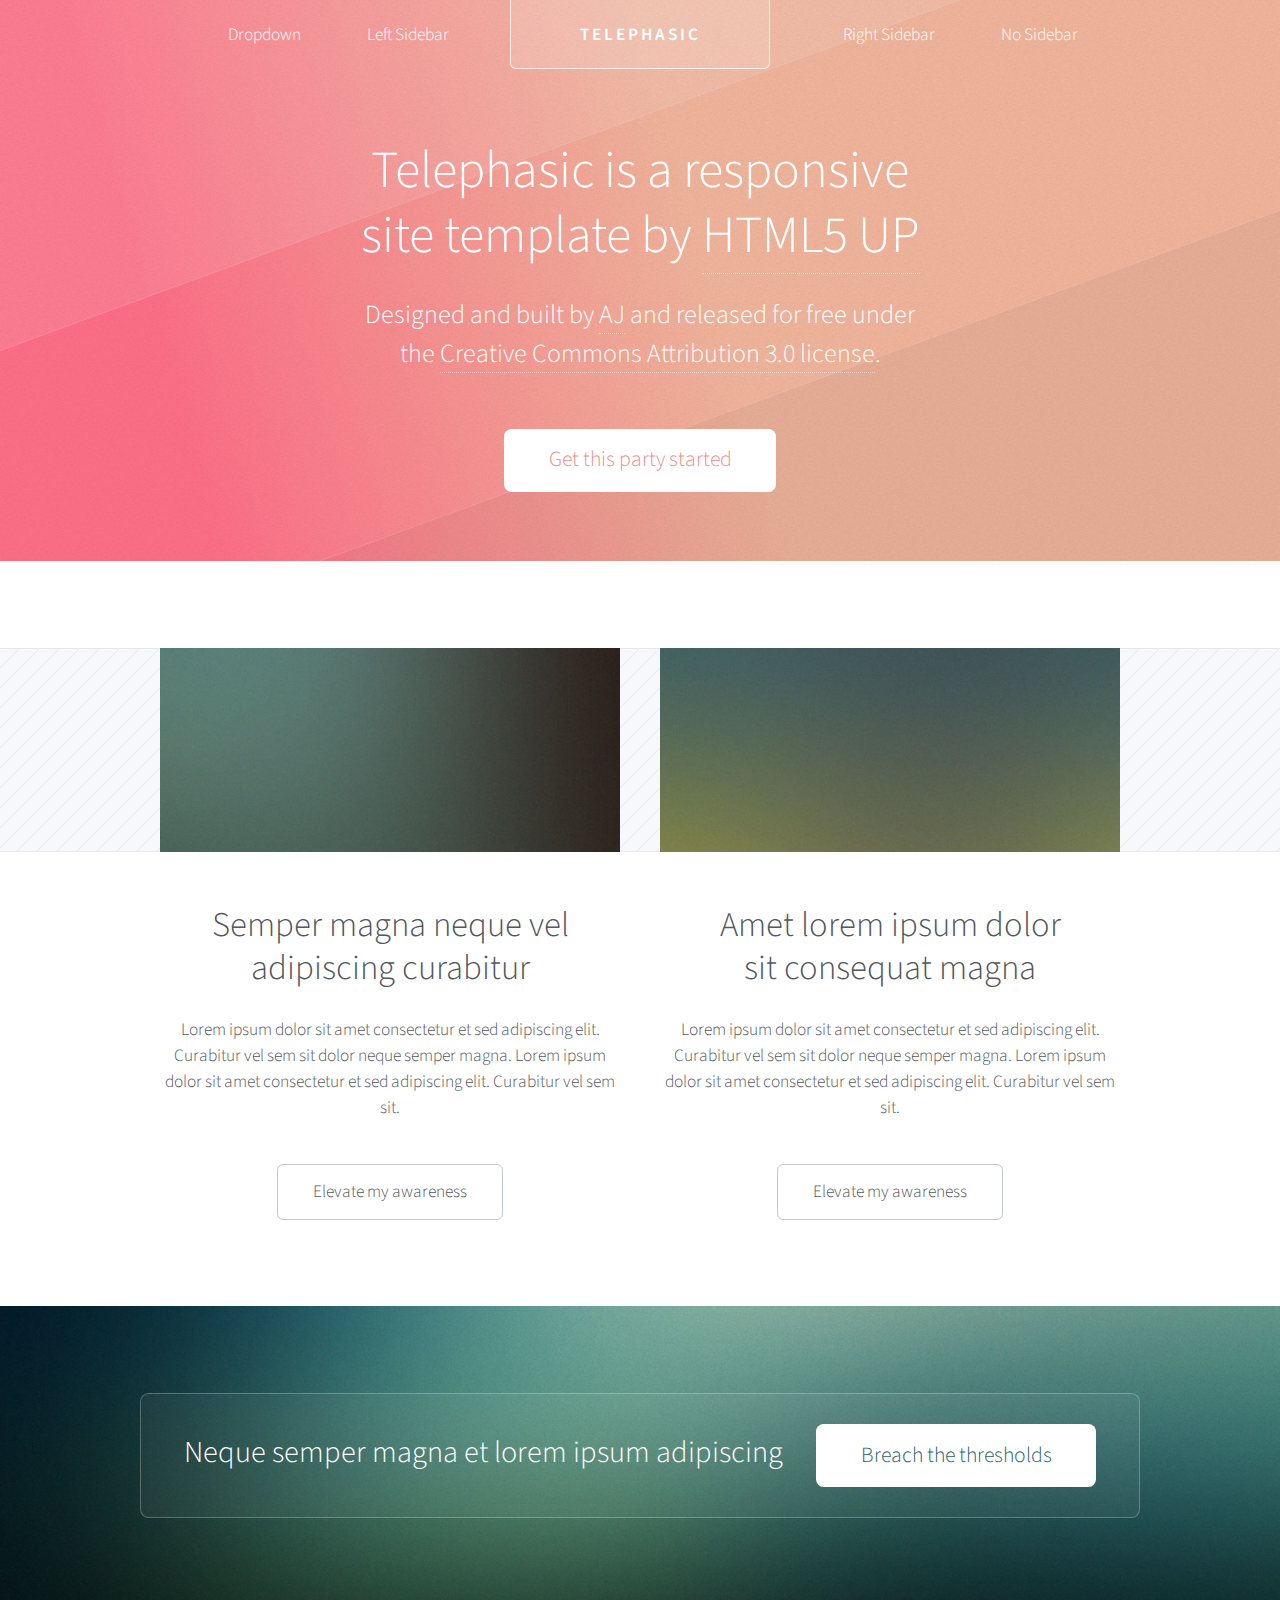
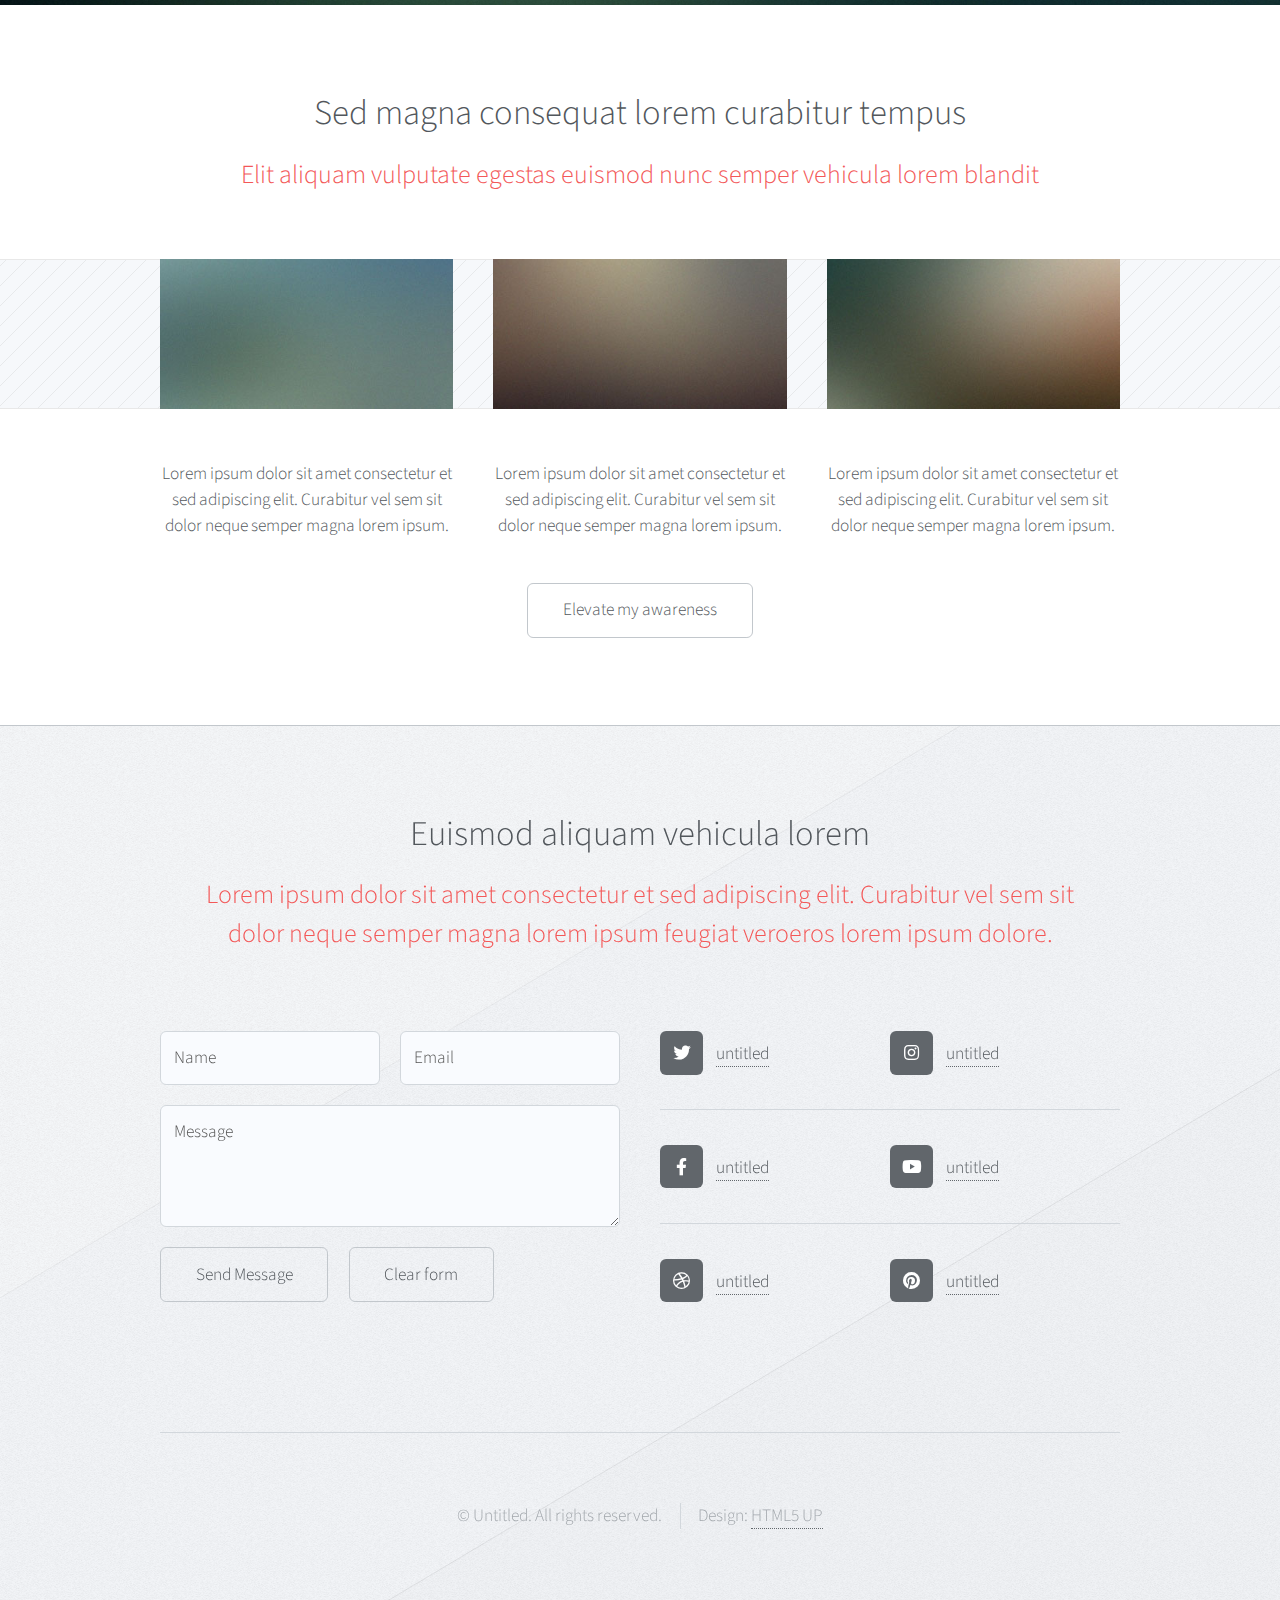
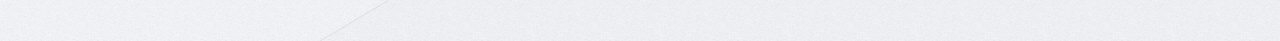
<file: index.html>
<!DOCTYPE HTML>
<!--
	Telephasic by HTML5 UP
	html5up.net | @ajlkn
	Free for personal and commercial use under the CCA 3.0 license (html5up.net/license)
-->
<html>
	<head>
		<title>Telephasic by HTML5 UP</title>
		<meta charset="utf-8" />
		<meta name="viewport" content="width=device-width, initial-scale=1, user-scalable=no" />
		<link rel="stylesheet" href="assets/css/main.css" />
	</head>
	<body class="homepage is-preload">
		<div id="page-wrapper">

			<!-- Header -->
				<div id="header-wrapper">
					<div id="header" class="container">

						<!-- Logo -->
							<h1 id="logo"><a href="index.html">Telephasic</a></h1>

						<!-- Nav -->
							<nav id="nav">
								<ul>
									<li>
										<a href="#">Dropdown</a>
										<ul>
											<li><a href="#">Lorem ipsum dolor</a></li>
											<li><a href="#">Magna phasellus</a></li>
											<li><a href="#">Etiam dolore nisl</a></li>
											<li>
												<a href="#">Phasellus consequat</a>
												<ul>
													<li><a href="#">Lorem ipsum dolor</a></li>
													<li><a href="#">Phasellus consequat</a></li>
													<li><a href="#">Magna phasellus</a></li>
													<li><a href="#">Etiam dolore nisl</a></li>
												</ul>
											</li>
											<li><a href="#">Veroeros feugiat</a></li>
										</ul>
									</li>
									<li><a href="left-sidebar.html">Left Sidebar</a></li>
									<li class="break"><a href="right-sidebar.html">Right Sidebar</a></li>
									<li><a href="no-sidebar.html">No Sidebar</a></li>
								</ul>
							</nav>

					</div>

					<!-- Hero -->
						<section id="hero" class="container">
							<header>
								<h2>Telephasic is a responsive
								<br />
								site template by <a href="http://html5up.net">HTML5 UP</a></h2>
							</header>
							<p>Designed and built by <a href="http://twitter.com/ajlkn">AJ</a> and released for free under
							<br />
							the <a href="http://html5up.net/license">Creative Commons Attribution 3.0 license</a>.</p>
							<ul class="actions">
								<li><a href="#" class="button">Get this party started</a></li>
							</ul>
						</section>

				</div>

			<!-- Features 1 -->
				<div class="wrapper">
					<div class="container">
						<div class="row">
							<section class="col-6 col-12-narrower feature">
								<div class="image-wrapper first">
									<a href="#" class="image featured first"><img src="images/pic01.jpg" alt="" /></a>
								</div>
								<header>
									<h2>Semper magna neque vel<br />
									adipiscing curabitur</h2>
								</header>
								<p>Lorem ipsum dolor sit amet consectetur et sed adipiscing elit. Curabitur vel
								sem sit dolor neque semper magna. Lorem ipsum dolor sit amet consectetur et sed
								adipiscing elit. Curabitur vel sem sit.</p>
								<ul class="actions">
									<li><a href="#" class="button">Elevate my awareness</a></li>
								</ul>
							</section>
							<section class="col-6 col-12-narrower feature">
								<div class="image-wrapper">
									<a href="#" class="image featured"><img src="images/pic02.jpg" alt="" /></a>
								</div>
								<header>
									<h2>Amet lorem ipsum dolor<br />
									sit consequat magna</h2>
								</header>
								<p>Lorem ipsum dolor sit amet consectetur et sed adipiscing elit. Curabitur vel
								sem sit dolor neque semper magna. Lorem ipsum dolor sit amet consectetur et sed
								adipiscing elit. Curabitur vel sem sit.</p>
								<ul class="actions">
									<li><a href="#" class="button">Elevate my awareness</a></li>
								</ul>
							</section>
						</div>
					</div>
				</div>

			<!-- Promo -->
				<div id="promo-wrapper">
					<section id="promo">
						<h2>Neque semper magna et lorem ipsum adipiscing</h2>
						<a href="#" class="button">Breach the thresholds</a>
					</section>
				</div>

			<!-- Features 2 -->
				<div class="wrapper">
					<section class="container">
						<header class="major">
							<h2>Sed magna consequat lorem curabitur tempus</h2>
							<p>Elit aliquam vulputate egestas euismod nunc semper vehicula lorem blandit</p>
						</header>
						<div class="row features">
							<section class="col-4 col-12-narrower feature">
								<div class="image-wrapper first">
									<a href="#" class="image featured"><img src="images/pic03.jpg" alt="" /></a>
								</div>
								<p>Lorem ipsum dolor sit amet consectetur et sed adipiscing elit. Curabitur
								vel sem sit dolor neque semper magna lorem ipsum.</p>
							</section>
							<section class="col-4 col-12-narrower feature">
								<div class="image-wrapper">
									<a href="#" class="image featured"><img src="images/pic04.jpg" alt="" /></a>
								</div>
								<p>Lorem ipsum dolor sit amet consectetur et sed adipiscing elit. Curabitur
								vel sem sit dolor neque semper magna lorem ipsum.</p>
							</section>
							<section class="col-4 col-12-narrower feature">
								<div class="image-wrapper">
									<a href="#" class="image featured"><img src="images/pic05.jpg" alt="" /></a>
								</div>
								<p>Lorem ipsum dolor sit amet consectetur et sed adipiscing elit. Curabitur
								vel sem sit dolor neque semper magna lorem ipsum.</p>
							</section>
						</div>
						<ul class="actions major">
							<li><a href="#" class="button">Elevate my awareness</a></li>
						</ul>
					</section>
				</div>

			<!-- Footer -->
				<div id="footer-wrapper">
					<div id="footer" class="container">
						<header class="major">
							<h2>Euismod aliquam vehicula lorem</h2>
							<p>Lorem ipsum dolor sit amet consectetur et sed adipiscing elit. Curabitur vel sem sit<br />
							dolor neque semper magna lorem ipsum feugiat veroeros lorem ipsum dolore.</p>
						</header>
						<div class="row">
							<section class="col-6 col-12-narrower">
								<form method="post" action="#">
									<div class="row gtr-50">
										<div class="col-6 col-12-mobile">
											<input name="name" placeholder="Name" type="text" />
										</div>
										<div class="col-6 col-12-mobile">
											<input name="email" placeholder="Email" type="text" />
										</div>
										<div class="col-12">
											<textarea name="message" placeholder="Message"></textarea>
										</div>
										<div class="col-12">
											<ul class="actions">
												<li><input type="submit" value="Send Message" /></li>
												<li><input type="reset" value="Clear form" /></li>
											</ul>
										</div>
									</div>
								</form>
							</section>
							<section class="col-6 col-12-narrower">
								<div class="row gtr-0">
									<ul class="divided icons col-6 col-12-mobile">
										<li class="icon brands fa-twitter"><a href="#"><span class="extra">twitter.com/</span>untitled</a></li>
										<li class="icon brands fa-facebook-f"><a href="#"><span class="extra">facebook.com/</span>untitled</a></li>
										<li class="icon brands fa-dribbble"><a href="#"><span class="extra">dribbble.com/</span>untitled</a></li>
									</ul>
									<ul class="divided icons col-6 col-12-mobile">
										<li class="icon brands fa-instagram"><a href="#"><span class="extra">instagram.com/</span>untitled</a></li>
										<li class="icon brands fa-youtube"><a href="#"><span class="extra">youtube.com/</span>untitled</a></li>
										<li class="icon brands fa-pinterest"><a href="#"><span class="extra">pinterest.com/</span>untitled</a></li>
									</ul>
								</div>
							</section>
						</div>
					</div>
					<div id="copyright" class="container">
						<ul class="menu">
							<li>&copy; Untitled. All rights reserved.</li><li>Design: <a href="http://html5up.net">HTML5 UP</a></li>
						</ul>
					</div>
				</div>

		</div>

		<!-- Scripts -->
			<script src="assets/js/jquery.min.js"></script>
			<script src="assets/js/jquery.dropotron.min.js"></script>
			<script src="assets/js/browser.min.js"></script>
			<script src="assets/js/breakpoints.min.js"></script>
			<script src="assets/js/util.js"></script>
			<script src="assets/js/main.js"></script>

	</body>
</html>
</file>
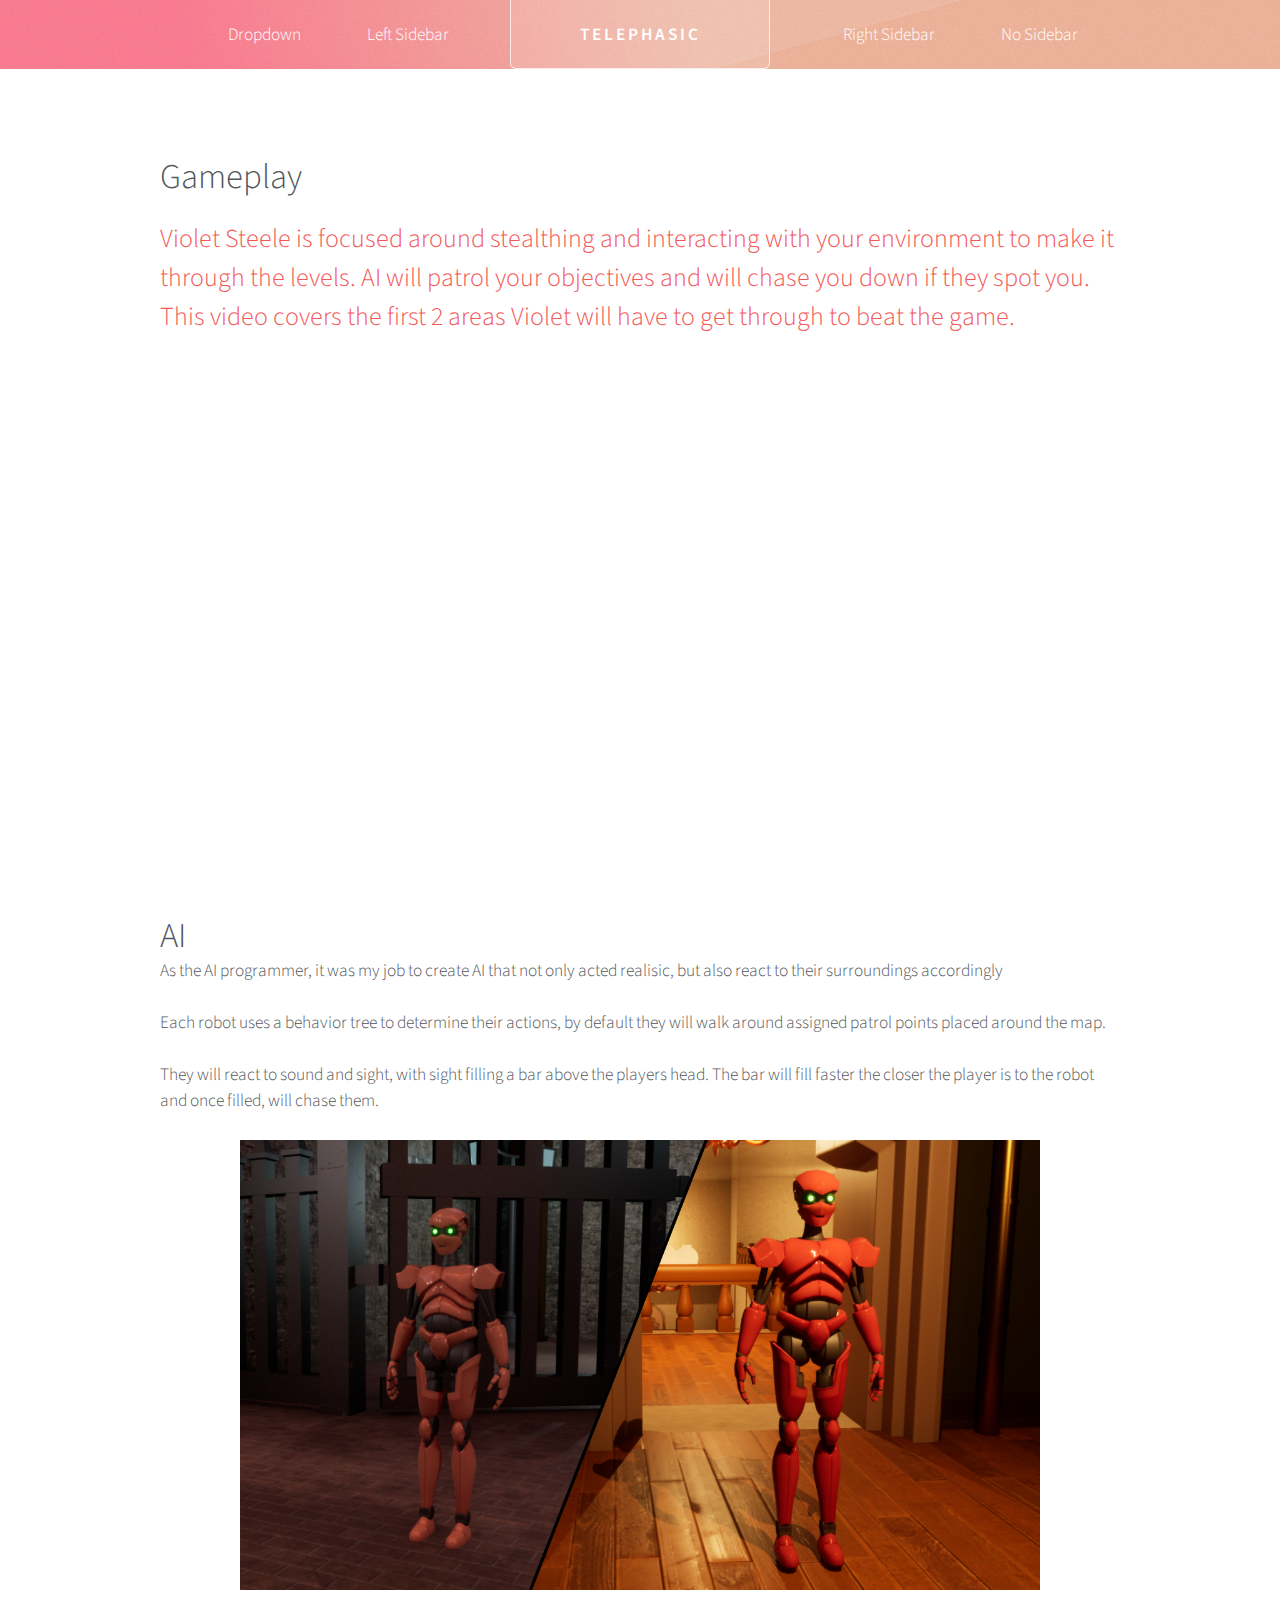
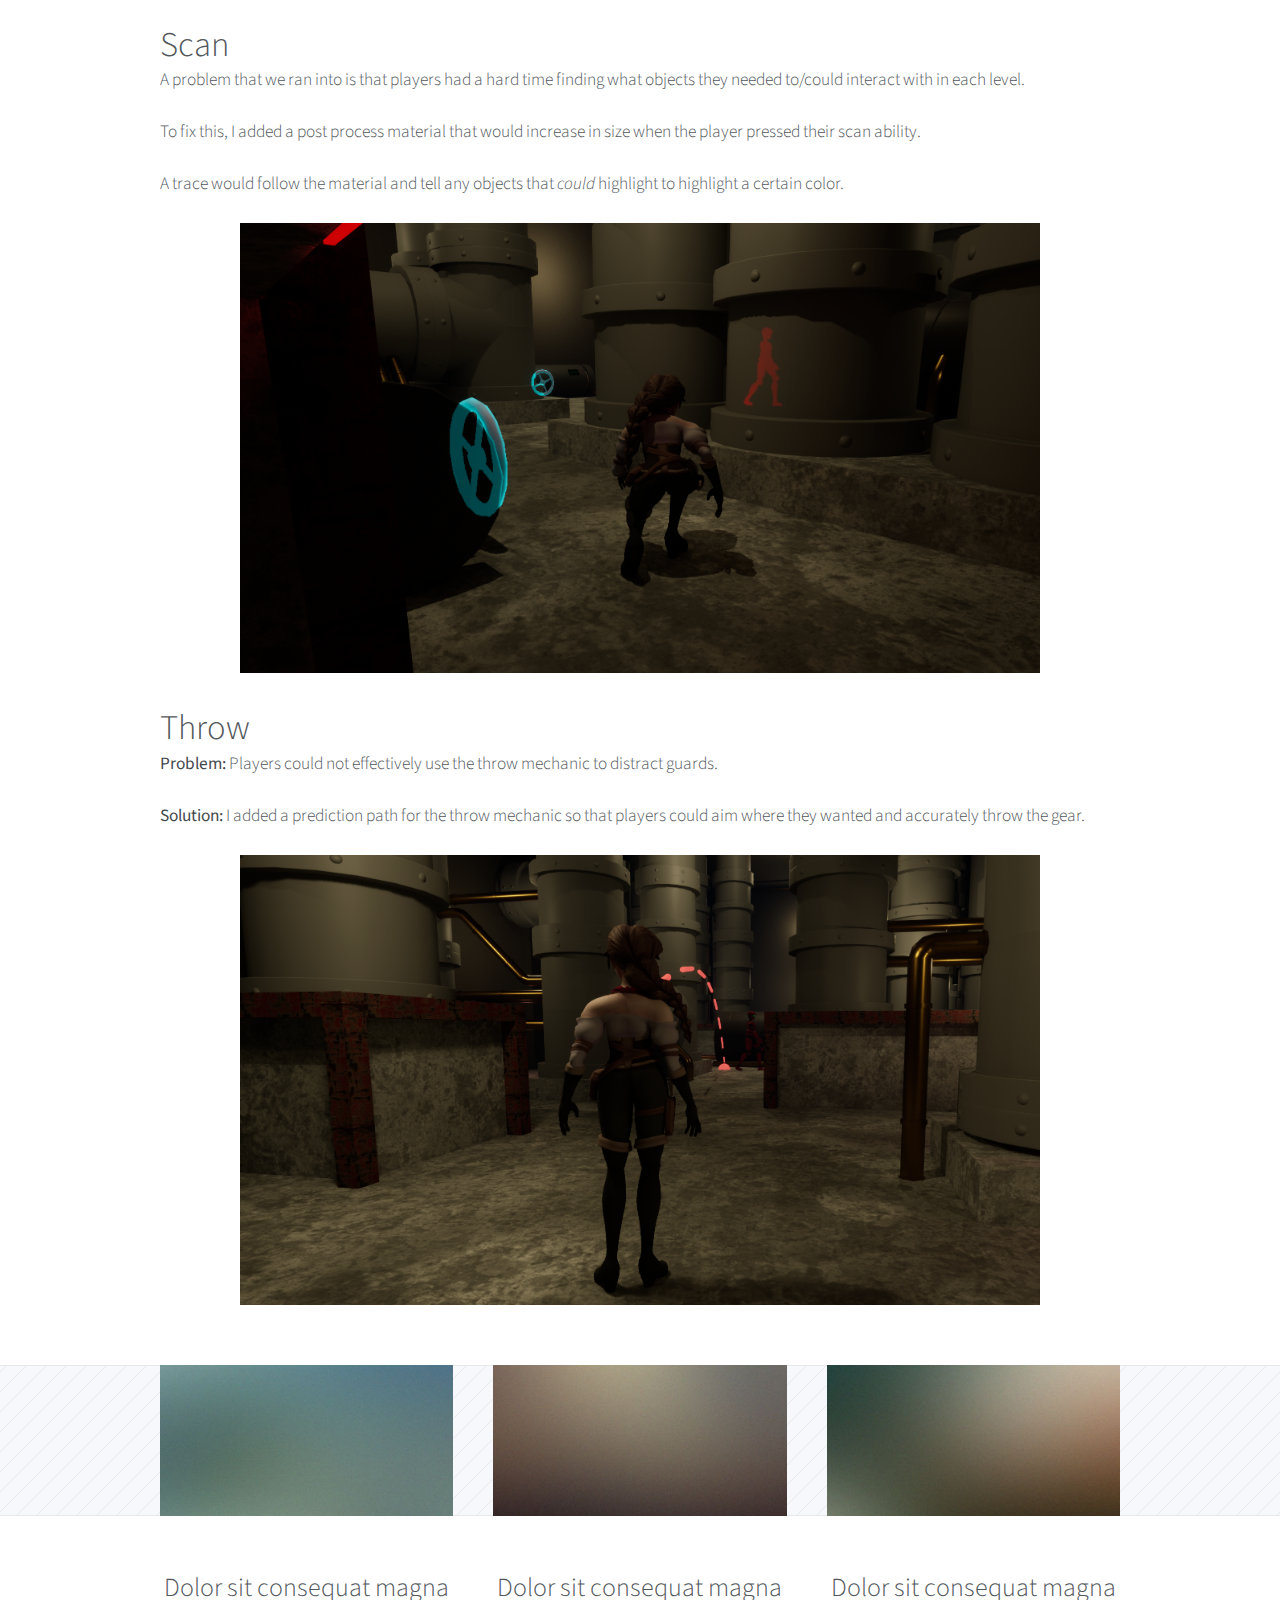
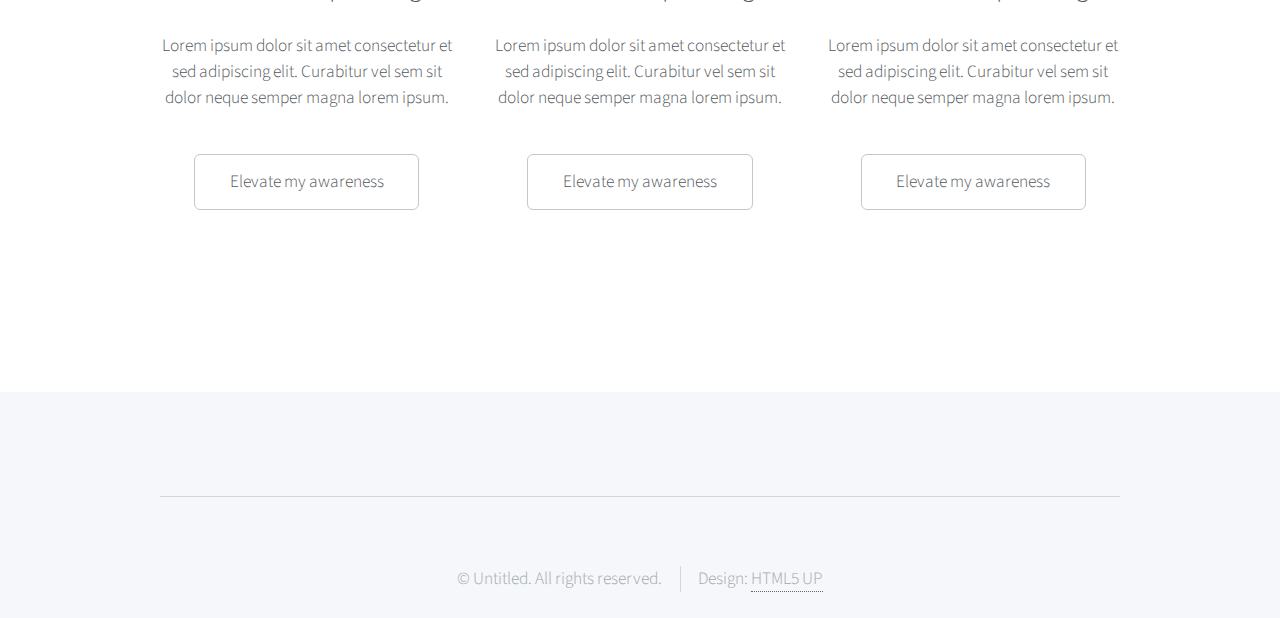
<file: gameplayEngineering.html>
<!DOCTYPE HTML>
<!--
	Telephasic by HTML5 UP
	html5up.net | @ajlkn
	Free for personal and commercial use under the CCA 3.0 license (html5up.net/license)
-->
<html>
	<head>
		<title>Gameplay</title>
		<meta charset="utf-8" />
		<meta name="viewport" content="width=device-width, initial-scale=1, user-scalable=no" />
		<link rel="stylesheet" href="assets/css/main.css" />
	</head>
	<body class="no-sidebar is-preload">
		<div id="page-wrapper">

			<!-- Header -->
				<div id="header-wrapper">
					<div id="header" class="container">

						<!-- Logo -->
							<h1 id="logo"><a href="index.html">Telephasic</a></h1>

						<!-- Nav -->
							<nav id="nav">
								<ul>
									<li>
										<a href="#">Dropdown</a>
										<ul>
											<li><a href="#">Lorem ipsum dolor</a></li>
											<li><a href="#">Magna phasellus</a></li>
											<li><a href="#">Etiam dolore nisl</a></li>
											<li>
												<a href="#">Phasellus consequat</a>
												<ul>
													<li><a href="#">Lorem ipsum dolor</a></li>
													<li><a href="#">Phasellus consequat</a></li>
													<li><a href="#">Magna phasellus</a></li>
													<li><a href="#">Etiam dolore nisl</a></li>
												</ul>
											</li>
											<li><a href="#">Veroeros feugiat</a></li>
										</ul>
									</li>
									<li><a href="left-sidebar.html">Left Sidebar</a></li>
									<li class="break"><a href="right-sidebar.html">Right Sidebar</a></li>
									<li><a href="no-sidebar.html">No Sidebar</a></li>
								</ul>
							</nav>

					</div>
				</div>

			<!-- Main -->
				<div class="wrapper">
					<div class="container" id="main">

						<!-- Content -->
							<article id="content">
								<header>
									<h2>Gameplay</h2>
									<p>Violet Steele is focused around stealthing and interacting with your environment to make it through the levels.
									   AI will patrol your objectives and will chase you down if they spot you. This video covers the first 2 areas Violet
									   will have to get through to beat the game.
									</p>
								</header>
								<center>
								<iframe width="720" height="480" src="https://www.youtube.com/embed/uWWrQzgqdaM" title="Violet Steele Gameplay" frameborder="0" allow="accelerometer; autoplay; clipboard-write; encrypted-media; gyroscope; picture-in-picture; web-share" allowfullscreen></iframe>
								</center>

								<br>

								<!-- AI -->
								<h2>AI</h2>
								<p>As the AI programmer, it was my job to create AI that not only acted realisic, but also react to their surroundings accordingly</p>
								<p>Each robot uses a behavior tree to determine their actions, by default they will walk around assigned patrol points placed around the map.</p>
								<p>They will react to sound and sight, with sight filling a bar above the players head. The bar will fill faster the closer the player is to 
								   the robot and once filled, will chase them.</p>
								<center>
								<img src="images/Gameplay/VioletRobots.png" width="800px">
							    </center>
								
								<br>

								<!-- Scan -->
								<h2>Scan</h2>
								<p>A problem that we ran into is that players had a hard time finding what objects they needed to/could interact with in each level.</p>
								<p>To fix this, I added a post process material that would increase in size when the player pressed their scan ability.</p>
								<p>A trace would follow the material and tell any objects that <em>could</em> highlight to highlight a certain color.</p>
								<center>
								<img src="images/Gameplay/VioletScan.png" width="800px">
							    </center>

								<br>

								<!-- Throw -->
								<h2>Throw</h2>
								<p><strong>Problem:</strong> Players could not effectively use the throw mechanic to distract guards.</p>
								<p><strong>Solution:</strong> I added a prediction path for the throw mechanic so that players could aim where they wanted and accurately throw the gear.</p>
								<center>
								<img src="images/Gameplay/VioletThrow.png" width="800px">
							    </center>

							</article>

						<div class="row features">
							<section class="col-4 col-12-narrower feature">
								<div class="image-wrapper first">
									<a href="#" class="image featured"><img src="images/pic03.jpg" alt="" /></a>
								</div>
								<header>
									<h3>Dolor sit consequat magna</h3>
								</header>
								<p>Lorem ipsum dolor sit amet consectetur et sed adipiscing elit. Curabitur
								vel sem sit dolor neque semper magna lorem ipsum.</p>
								<ul class="actions">
									<li><a href="#" class="button">Elevate my awareness</a></li>
								</ul>
							</section>
							<section class="col-4 col-12-narrower feature">
								<div class="image-wrapper">
									<a href="#" class="image featured"><img src="images/pic04.jpg" alt="" /></a>
								</div>
								<header>
									<h3>Dolor sit consequat magna</h3>
								</header>
								<p>Lorem ipsum dolor sit amet consectetur et sed adipiscing elit. Curabitur
								vel sem sit dolor neque semper magna lorem ipsum.</p>
								<ul class="actions">
									<li><a href="#" class="button">Elevate my awareness</a></li>
								</ul>
							</section>
							<section class="col-4 col-12-narrower feature">
								<div class="image-wrapper">
									<a href="#" class="image featured"><img src="images/pic05.jpg" alt="" /></a>
								</div>
								<header>
									<h3>Dolor sit consequat magna</h3>
								</header>
								<p>Lorem ipsum dolor sit amet consectetur et sed adipiscing elit. Curabitur
								vel sem sit dolor neque semper magna lorem ipsum.</p>
								<ul class="actions">
									<li><a href="#" class="button">Elevate my awareness</a></li>
								</ul>
							</section>
						</div>
					</div>
				</div>

					<div id="copyright" class="container">
						<ul class="menu">
							<li>&copy; Untitled. All rights reserved.</li><li>Design: <a href="http://html5up.net">HTML5 UP</a></li>
						</ul>
					</div>
				</div>

		</div>

		<!-- Scripts -->
			<script src="assets/js/jquery.min.js"></script>
			<script src="assets/js/jquery.dropotron.min.js"></script>
			<script src="assets/js/browser.min.js"></script>
			<script src="assets/js/breakpoints.min.js"></script>
			<script src="assets/js/util.js"></script>
			<script src="assets/js/main.js"></script>

	</body>
</html>
</file>
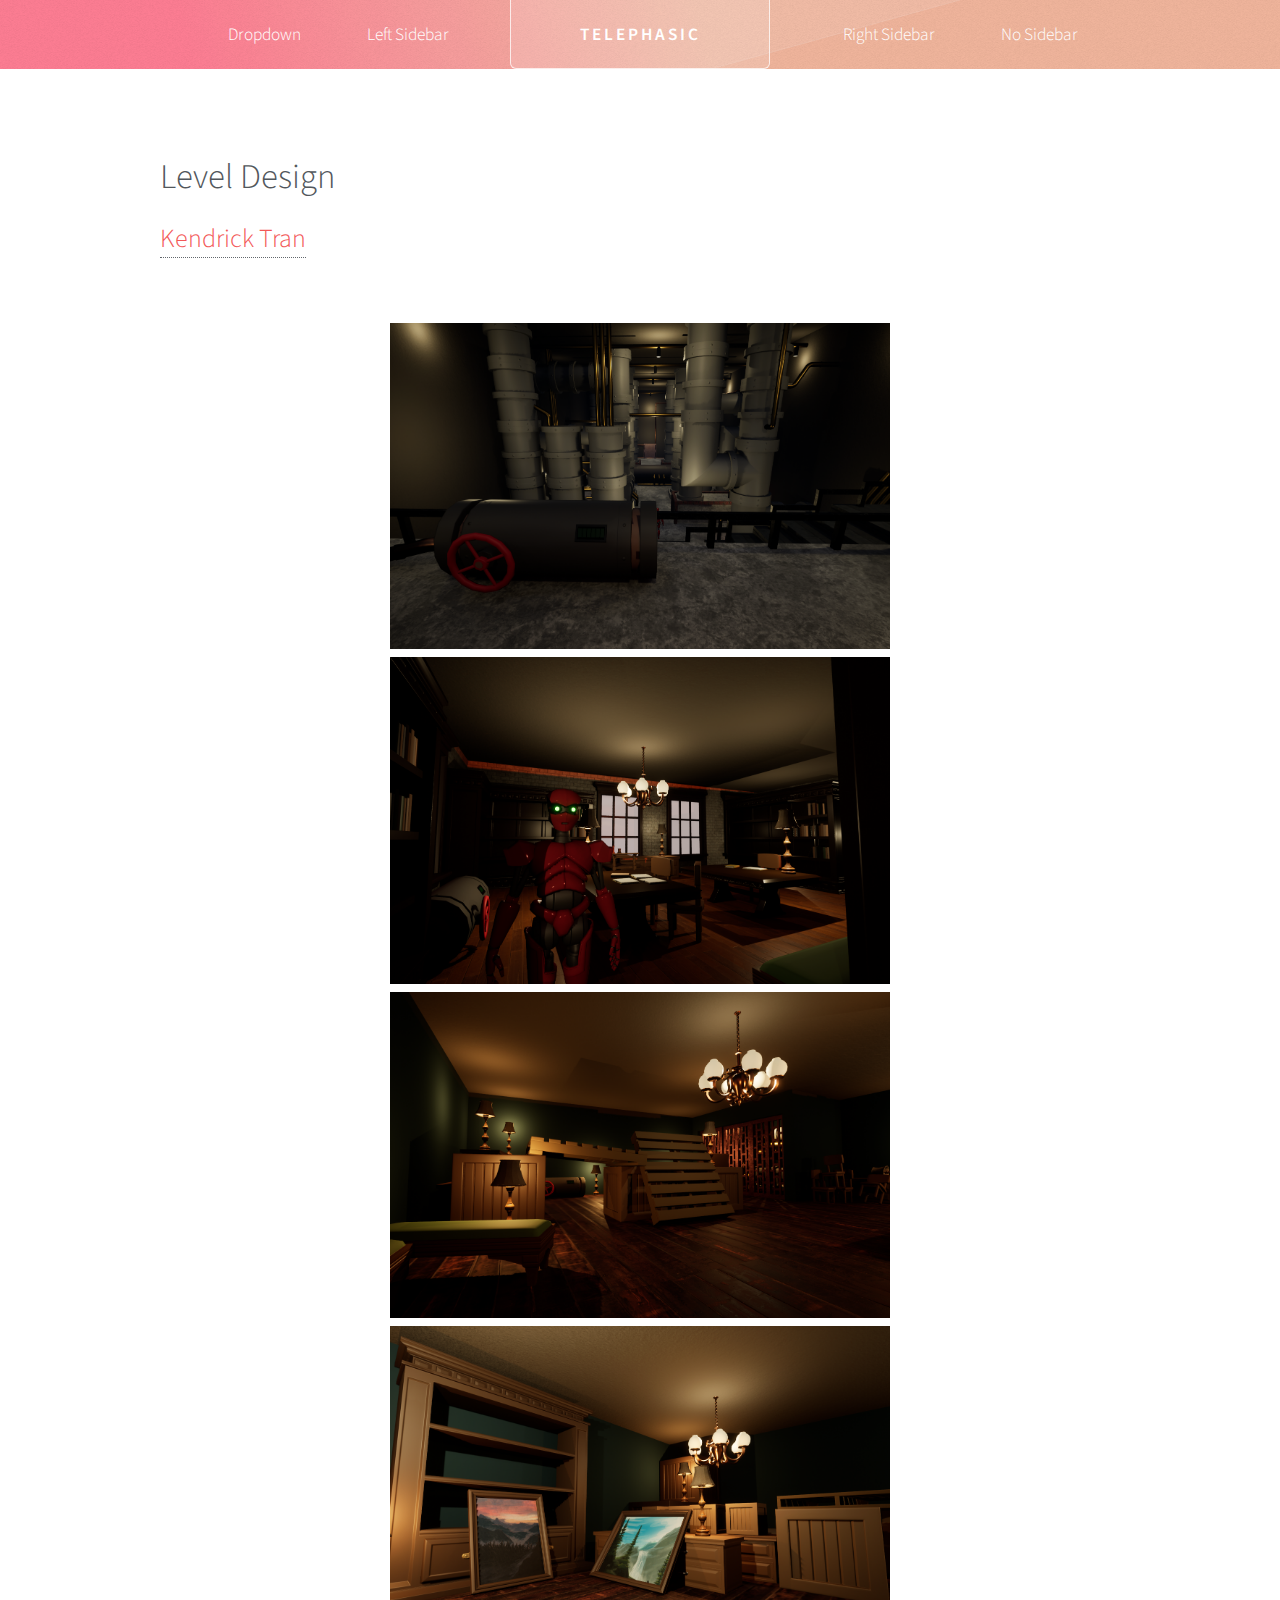
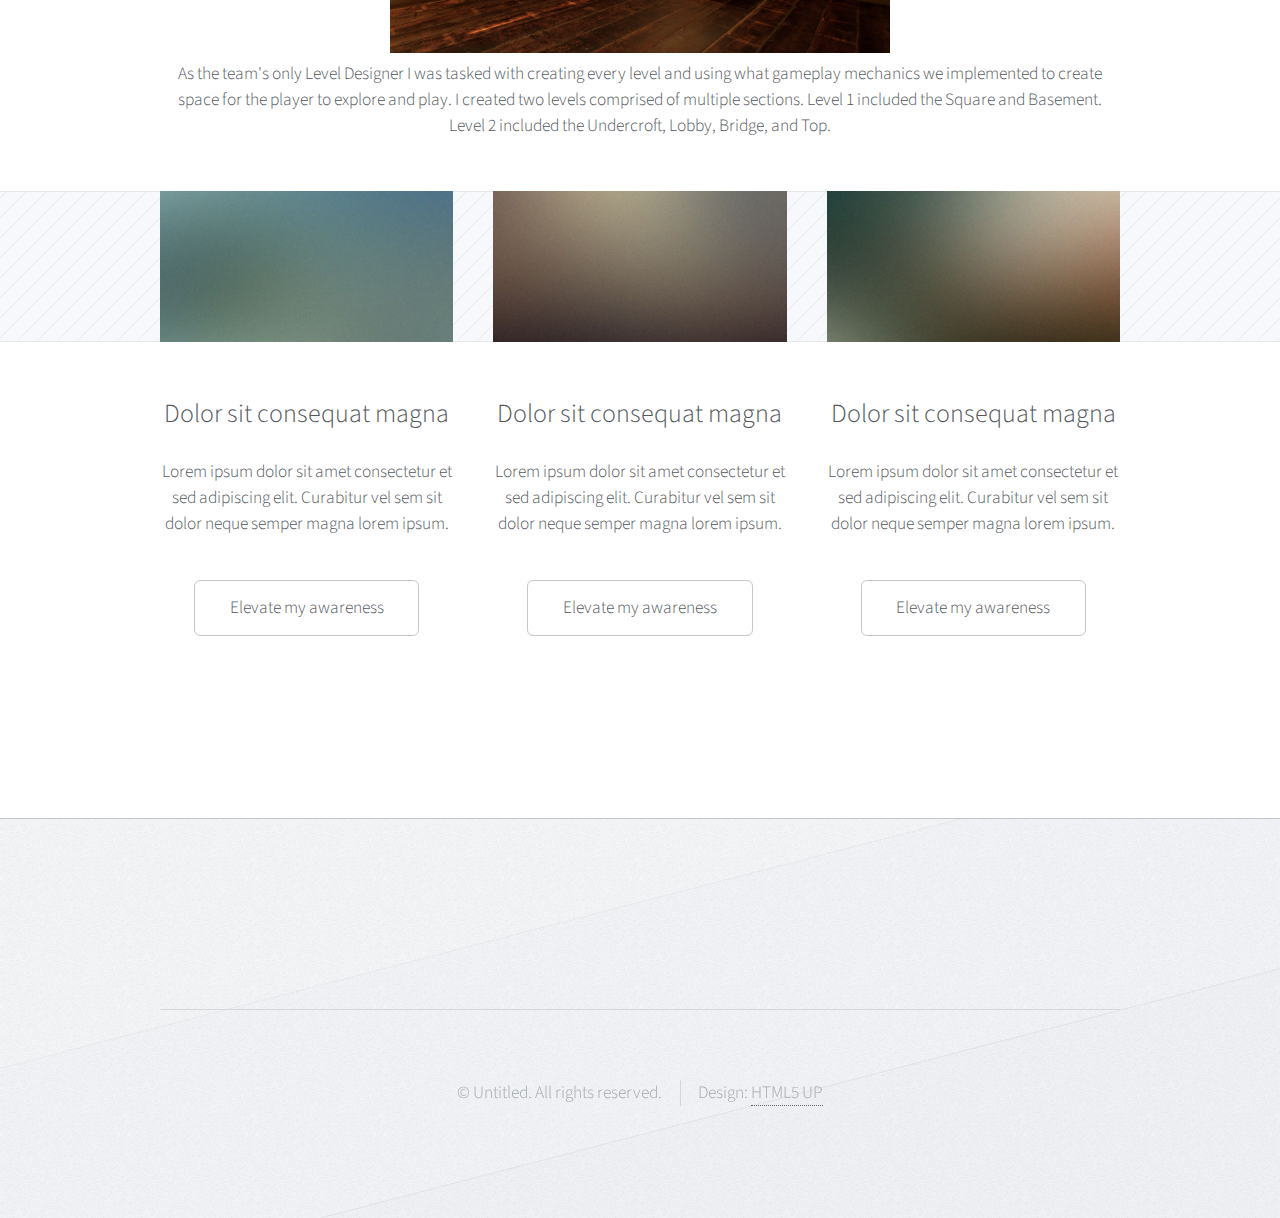
<file: levelDesign.html>
<!DOCTYPE HTML>
<!--
	Telephasic by HTML5 UP
	html5up.net | @ajlkn
	Free for personal and commercial use under the CCA 3.0 license (html5up.net/license)
-->
<html>
	<head>
		<title>Level Design</title>
		<meta charset="utf-8" />
		<meta name="viewport" content="width=device-width, initial-scale=1, user-scalable=no" />
		<link rel="stylesheet" href="assets/css/main.css" />
	</head>
	<body class="no-sidebar is-preload">
		<div id="page-wrapper">

			<!-- Header -->
				<div id="header-wrapper">
					<div id="header" class="container">

						<!-- Logo -->
							<h1 id="logo"><a href="index.html">Telephasic</a></h1>

						<!-- Nav -->
							<nav id="nav">
								<ul>
									<li>
										<a href="#">Dropdown</a>
										<ul>
											<li><a href="#">Lorem ipsum dolor</a></li>
											<li><a href="#">Magna phasellus</a></li>
											<li><a href="#">Etiam dolore nisl</a></li>
											<li>
												<a href="#">Phasellus consequat</a>
												<ul>
													<li><a href="#">Lorem ipsum dolor</a></li>
													<li><a href="#">Phasellus consequat</a></li>
													<li><a href="#">Magna phasellus</a></li>
													<li><a href="#">Etiam dolore nisl</a></li>
												</ul>
											</li>
											<li><a href="#">Veroeros feugiat</a></li>
										</ul>
									</li>
									<li><a href="left-sidebar.html">Left Sidebar</a></li>
									<li class="break"><a href="right-sidebar.html">Right Sidebar</a></li>
									<li><a href="no-sidebar.html">No Sidebar</a></li>
								</ul>
							</nav>

					</div>
				</div>

			<!-- Main -->
				<div class="wrapper">
					<div class="container" id="main">

						<!-- Content -->
							<article id="content">
								<header>
									<h2>Level Design</h2>
										<p>
											<a href="https://www.linkedin.com/in/kendrickvtran/">Kendrick Tran</a>
										</p>
								</header>

								<!-- Image Header -->
								<center>
										<img src="images/levelDesign/Basement 1.png" alt="Screenshot of basement" width="500"/>
										<img src="images/levelDesign/Library 1.png" alt="Screenshot of Library" width="500"/>
										<img src="images/levelDesign/Storage 1.png" alt="Screenshot of Storage" width="500"/>
										<img src="images/levelDesign/Storage 2.png" alt="Screenshot of Storage image 2" width="500"/>
								<p> As the team's only Level Designer I was tasked with creating every level and using
								what gameplay mechanics we implemented to create space for the player to explore and play.
								I created two levels comprised of multiple sections. Level 1 included the Square and Basement.
								Level 2 included the Undercroft, Lobby, Bridge, and Top.</p>
							</article>

						<div class="row features">
							<section class="col-4 col-12-narrower feature">
								<div class="image-wrapper first">
									<a href="#" class="image featured"><img src="images/pic03.jpg" alt="" /></a>
								</div>
								<header>
									<h3>Dolor sit consequat magna</h3>
								</header>
								<p>Lorem ipsum dolor sit amet consectetur et sed adipiscing elit. Curabitur
								vel sem sit dolor neque semper magna lorem ipsum.</p>
								<ul class="actions">
									<li><a href="#" class="button">Elevate my awareness</a></li>
								</ul>
							</section>
							<section class="col-4 col-12-narrower feature">
								<div class="image-wrapper">
									<a href="#" class="image featured"><img src="images/pic04.jpg" alt="" /></a>
								</div>
								<header>
									<h3>Dolor sit consequat magna</h3>
								</header>
								<p>Lorem ipsum dolor sit amet consectetur et sed adipiscing elit. Curabitur
								vel sem sit dolor neque semper magna lorem ipsum.</p>
								<ul class="actions">
									<li><a href="#" class="button">Elevate my awareness</a></li>
								</ul>
							</section>
							<section class="col-4 col-12-narrower feature">
								<div class="image-wrapper">
									<a href="#" class="image featured"><img src="images/pic05.jpg" alt="" /></a>
								</div>
								<header>
									<h3>Dolor sit consequat magna</h3>
								</header>
								<p>Lorem ipsum dolor sit amet consectetur et sed adipiscing elit. Curabitur
								vel sem sit dolor neque semper magna lorem ipsum.</p>
								<ul class="actions">
									<li><a href="#" class="button">Elevate my awareness</a></li>
								</ul>
							</section>
						</div>
					</div>
				</div>

			<!-- Footer -->
				<div id="footer-wrapper">
					<div id="footer" class="container">
						
					</div>
					<div id="copyright" class="container">
						<ul class="menu">
							<li>&copy; Untitled. All rights reserved.</li><li>Design: <a href="http://html5up.net">HTML5 UP</a></li>
						</ul>
					</div>
				</div>

		</div>

		<!-- Scripts -->
			<script src="assets/js/jquery.min.js"></script>
			<script src="assets/js/jquery.dropotron.min.js"></script>
			<script src="assets/js/browser.min.js"></script>
			<script src="assets/js/breakpoints.min.js"></script>
			<script src="assets/js/util.js"></script>
			<script src="assets/js/main.js"></script>

	</body>
</html>
</file>
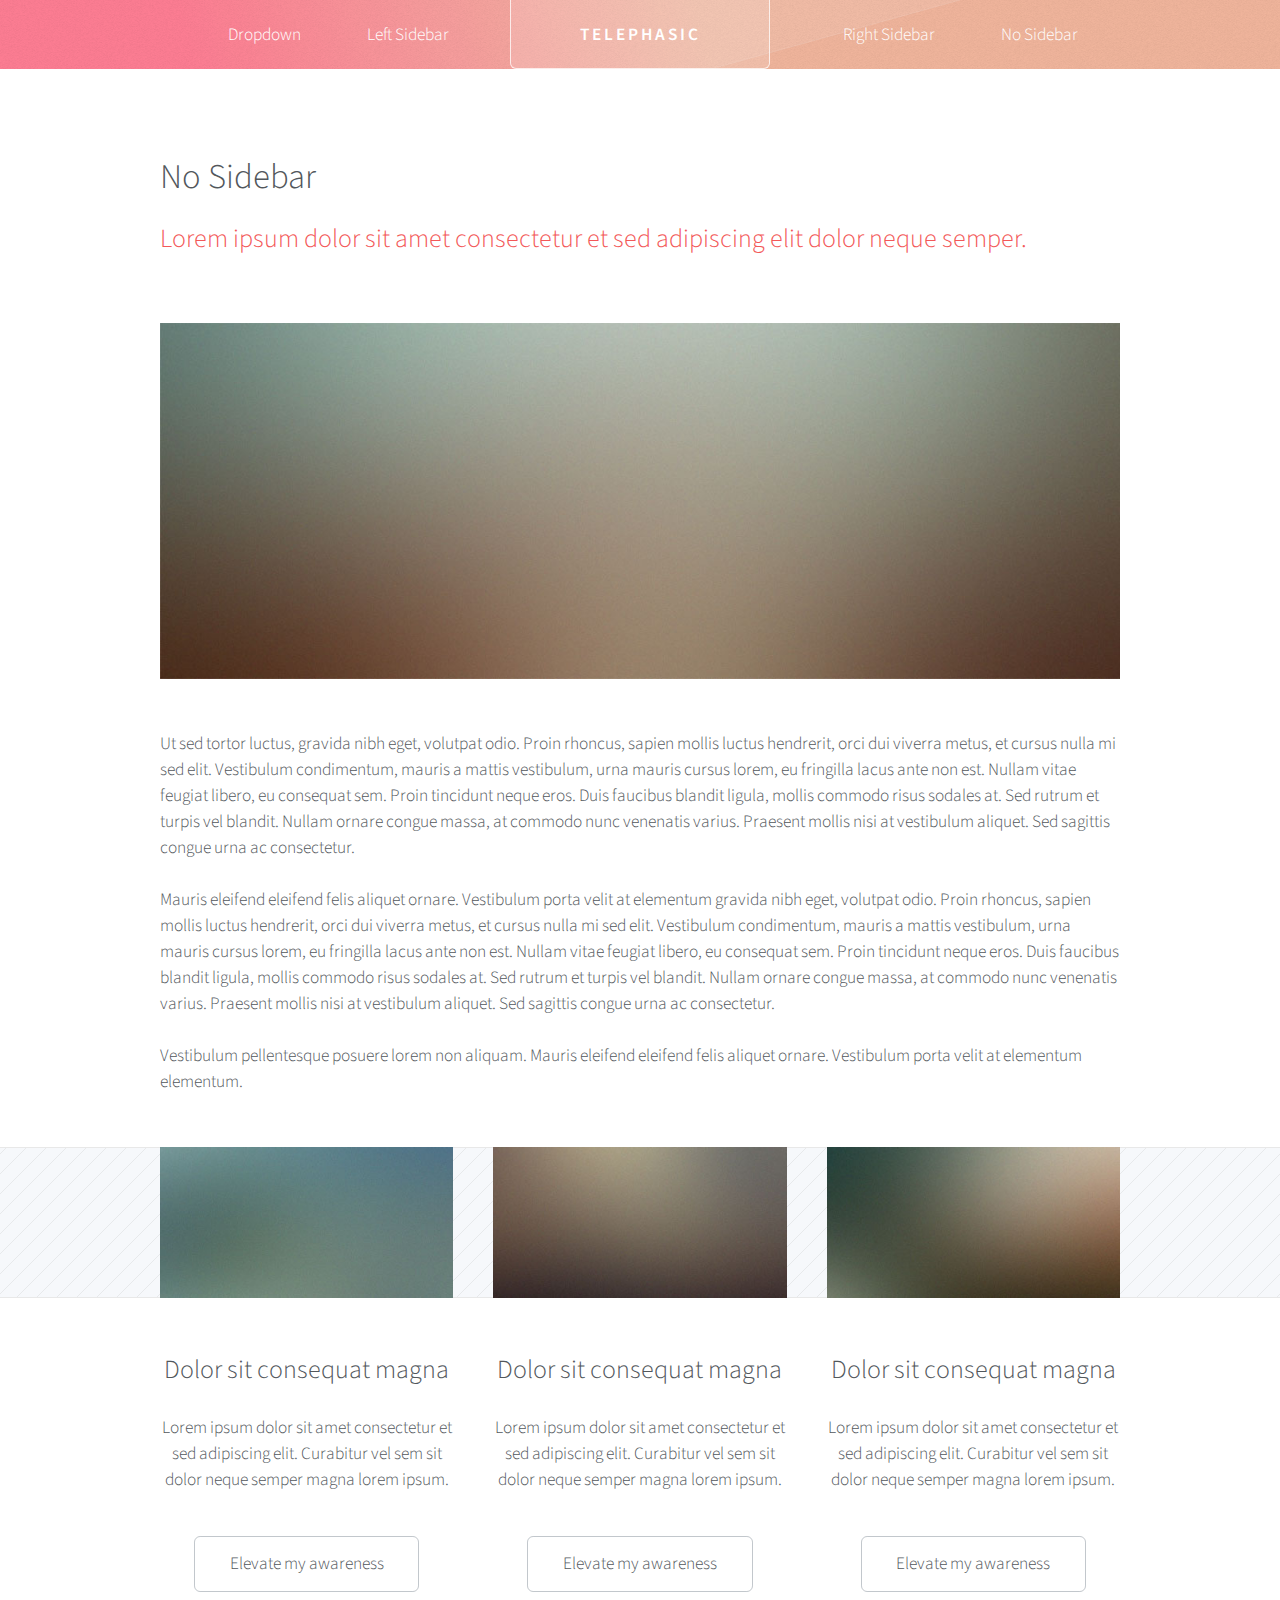
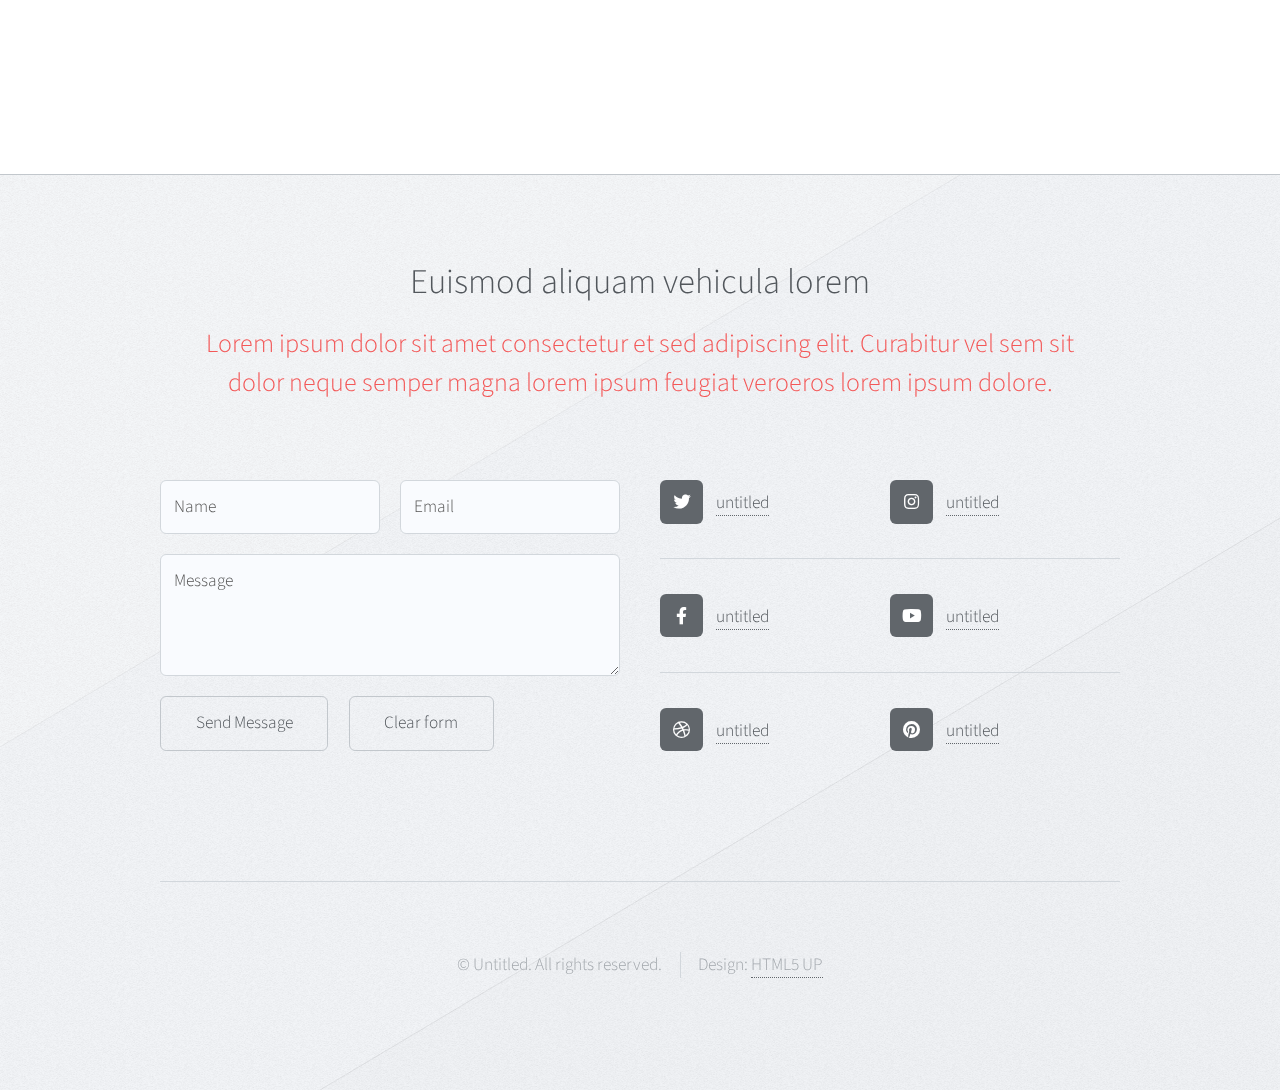
<file: no-sidebar.html>
<!DOCTYPE HTML>
<!--
	Telephasic by HTML5 UP
	html5up.net | @ajlkn
	Free for personal and commercial use under the CCA 3.0 license (html5up.net/license)
-->
<html>
	<head>
		<title>Telephasic by HTML5 UP</title>
		<meta charset="utf-8" />
		<meta name="viewport" content="width=device-width, initial-scale=1, user-scalable=no" />
		<link rel="stylesheet" href="assets/css/main.css" />
	</head>
	<body class="no-sidebar is-preload">
		<div id="page-wrapper">

			<!-- Header -->
				<div id="header-wrapper">
					<div id="header" class="container">

						<!-- Logo -->
							<h1 id="logo"><a href="index.html">Telephasic</a></h1>

						<!-- Nav -->
							<nav id="nav">
								<ul>
									<li>
										<a href="#">Dropdown</a>
										<ul>
											<li><a href="#">Lorem ipsum dolor</a></li>
											<li><a href="#">Magna phasellus</a></li>
											<li><a href="#">Etiam dolore nisl</a></li>
											<li>
												<a href="#">Phasellus consequat</a>
												<ul>
													<li><a href="#">Lorem ipsum dolor</a></li>
													<li><a href="#">Phasellus consequat</a></li>
													<li><a href="#">Magna phasellus</a></li>
													<li><a href="#">Etiam dolore nisl</a></li>
												</ul>
											</li>
											<li><a href="#">Veroeros feugiat</a></li>
										</ul>
									</li>
									<li><a href="left-sidebar.html">Left Sidebar</a></li>
									<li class="break"><a href="right-sidebar.html">Right Sidebar</a></li>
									<li><a href="no-sidebar.html">No Sidebar</a></li>
								</ul>
							</nav>

					</div>
				</div>

			<!-- Main -->
				<div class="wrapper">
					<div class="container" id="main">

						<!-- Content -->
							<article id="content">
								<header>
									<h2>No Sidebar</h2>
									<p>Lorem ipsum dolor sit amet consectetur et sed adipiscing elit
									dolor neque semper.</p>
								</header>
								<a href="#" class="image featured"><img src="images/pic06.jpg" alt="" /></a>
								<p>Ut sed tortor luctus, gravida nibh eget, volutpat odio. Proin rhoncus, sapien
								mollis luctus hendrerit, orci dui viverra metus, et cursus nulla mi sed elit. Vestibulum
								condimentum, mauris a mattis vestibulum, urna mauris cursus lorem, eu fringilla lacus
								ante non est. Nullam vitae feugiat libero, eu consequat sem. Proin tincidunt neque
								eros. Duis faucibus blandit ligula, mollis commodo risus sodales at. Sed rutrum et
								turpis vel blandit. Nullam ornare congue massa, at commodo nunc venenatis varius.
								Praesent mollis nisi at vestibulum aliquet. Sed sagittis congue urna ac consectetur.</p>
								<p>Mauris eleifend eleifend felis aliquet ornare. Vestibulum porta velit at elementum
								gravida nibh eget, volutpat odio. Proin rhoncus, sapien
								mollis luctus hendrerit, orci dui viverra metus, et cursus nulla mi sed elit. Vestibulum
								condimentum, mauris a mattis vestibulum, urna mauris cursus lorem, eu fringilla lacus
								ante non est. Nullam vitae feugiat libero, eu consequat sem. Proin tincidunt neque
								eros. Duis faucibus blandit ligula, mollis commodo risus sodales at. Sed rutrum et
								turpis vel blandit. Nullam ornare congue massa, at commodo nunc venenatis varius.
								Praesent mollis nisi at vestibulum aliquet. Sed sagittis congue urna ac consectetur.</p>
								<p>Vestibulum pellentesque posuere lorem non aliquam. Mauris eleifend eleifend
								felis aliquet ornare. Vestibulum porta velit at elementum elementum.</p>
							</article>

						<div class="row features">
							<section class="col-4 col-12-narrower feature">
								<div class="image-wrapper first">
									<a href="#" class="image featured"><img src="images/pic03.jpg" alt="" /></a>
								</div>
								<header>
									<h3>Dolor sit consequat magna</h3>
								</header>
								<p>Lorem ipsum dolor sit amet consectetur et sed adipiscing elit. Curabitur
								vel sem sit dolor neque semper magna lorem ipsum.</p>
								<ul class="actions">
									<li><a href="#" class="button">Elevate my awareness</a></li>
								</ul>
							</section>
							<section class="col-4 col-12-narrower feature">
								<div class="image-wrapper">
									<a href="#" class="image featured"><img src="images/pic04.jpg" alt="" /></a>
								</div>
								<header>
									<h3>Dolor sit consequat magna</h3>
								</header>
								<p>Lorem ipsum dolor sit amet consectetur et sed adipiscing elit. Curabitur
								vel sem sit dolor neque semper magna lorem ipsum.</p>
								<ul class="actions">
									<li><a href="#" class="button">Elevate my awareness</a></li>
								</ul>
							</section>
							<section class="col-4 col-12-narrower feature">
								<div class="image-wrapper">
									<a href="#" class="image featured"><img src="images/pic05.jpg" alt="" /></a>
								</div>
								<header>
									<h3>Dolor sit consequat magna</h3>
								</header>
								<p>Lorem ipsum dolor sit amet consectetur et sed adipiscing elit. Curabitur
								vel sem sit dolor neque semper magna lorem ipsum.</p>
								<ul class="actions">
									<li><a href="#" class="button">Elevate my awareness</a></li>
								</ul>
							</section>
						</div>
					</div>
				</div>

			<!-- Footer -->
				<div id="footer-wrapper">
					<div id="footer" class="container">
						<header class="major">
							<h2>Euismod aliquam vehicula lorem</h2>
							<p>Lorem ipsum dolor sit amet consectetur et sed adipiscing elit. Curabitur vel sem sit<br />
							dolor neque semper magna lorem ipsum feugiat veroeros lorem ipsum dolore.</p>
						</header>
						<div class="row">
							<section class="col-6 col-12-narrower">
								<form method="post" action="#">
									<div class="row gtr-50">
										<div class="col-6 col-12-mobile">
											<input name="name" placeholder="Name" type="text" />
										</div>
										<div class="col-6 col-12-mobile">
											<input name="email" placeholder="Email" type="text" />
										</div>
										<div class="col-12">
											<textarea name="message" placeholder="Message"></textarea>
										</div>
										<div class="col-12">
											<ul class="actions">
												<li><input type="submit" value="Send Message" /></li>
												<li><input type="reset" value="Clear form" /></li>
											</ul>
										</div>
									</div>
								</form>
							</section>
							<section class="col-6 col-12-narrower">
								<div class="row gtr-0">
									<ul class="divided icons col-6 col-12-mobile">
										<li class="icon brands fa-twitter"><a href="#"><span class="extra">twitter.com/</span>untitled</a></li>
										<li class="icon brands fa-facebook-f"><a href="#"><span class="extra">facebook.com/</span>untitled</a></li>
										<li class="icon brands fa-dribbble"><a href="#"><span class="extra">dribbble.com/</span>untitled</a></li>
									</ul>
									<ul class="divided icons col-6 col-12-mobile">
										<li class="icon brands fa-instagram"><a href="#"><span class="extra">instagram.com/</span>untitled</a></li>
										<li class="icon brands fa-youtube"><a href="#"><span class="extra">youtube.com/</span>untitled</a></li>
										<li class="icon brands fa-pinterest"><a href="#"><span class="extra">pinterest.com/</span>untitled</a></li>
									</ul>
								</div>
							</section>
						</div>
					</div>
					<div id="copyright" class="container">
						<ul class="menu">
							<li>&copy; Untitled. All rights reserved.</li><li>Design: <a href="http://html5up.net">HTML5 UP</a></li>
						</ul>
					</div>
				</div>

		</div>

		<!-- Scripts -->
			<script src="assets/js/jquery.min.js"></script>
			<script src="assets/js/jquery.dropotron.min.js"></script>
			<script src="assets/js/browser.min.js"></script>
			<script src="assets/js/breakpoints.min.js"></script>
			<script src="assets/js/util.js"></script>
			<script src="assets/js/main.js"></script>

	</body>
</html>
</file>
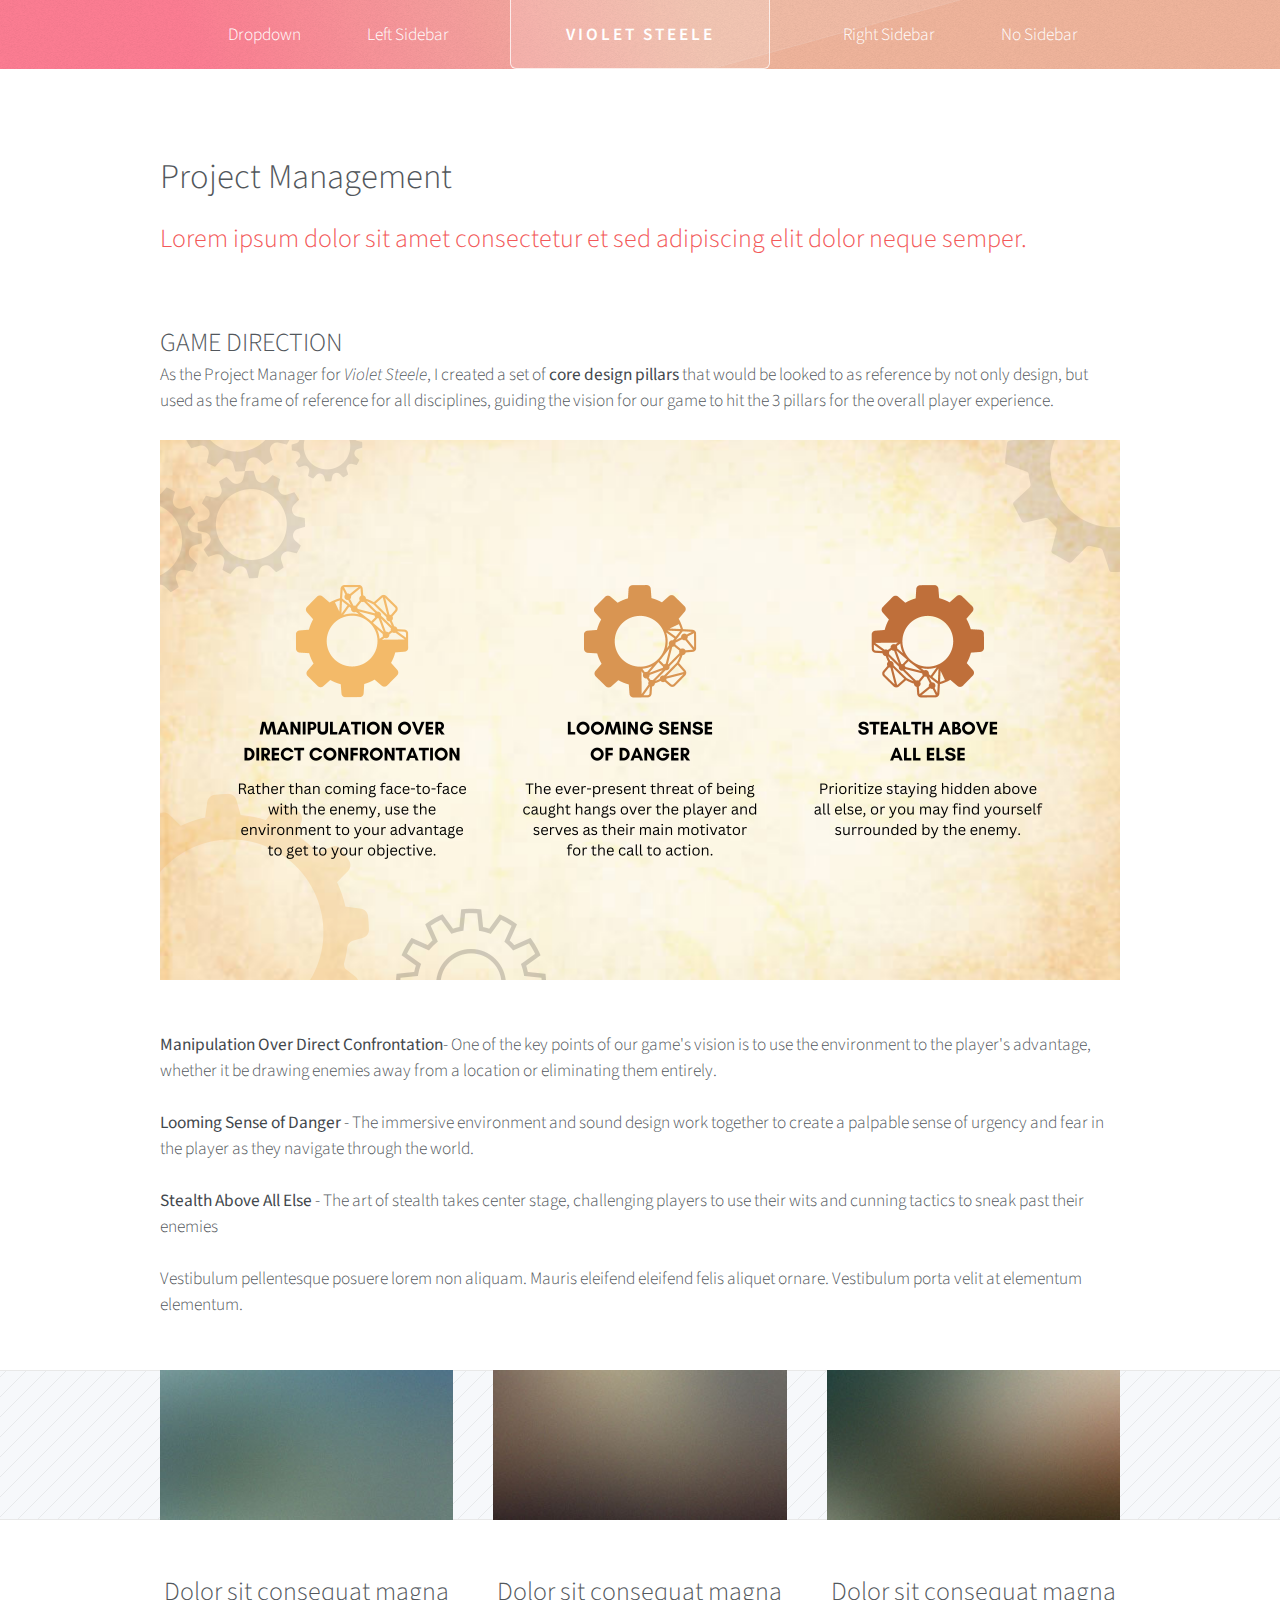
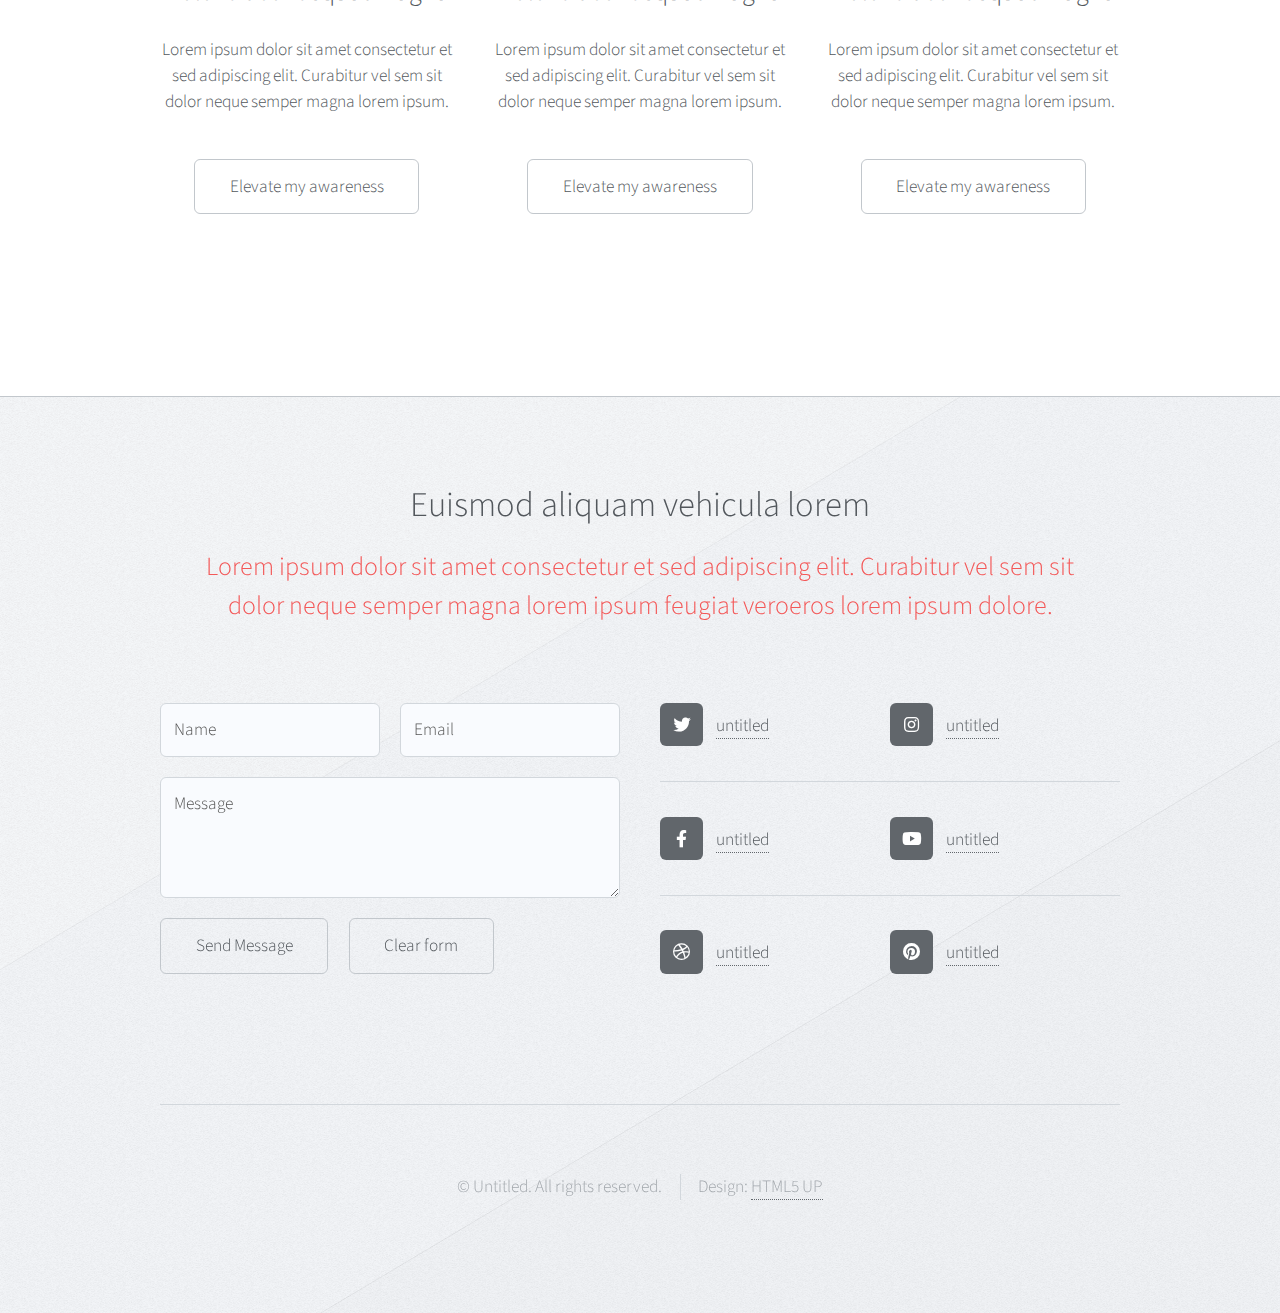
<file: project_management.html>
<!DOCTYPE HTML>
<!--
	Telephasic by HTML5 UP
	html5up.net | @ajlkn
	Free for personal and commercial use under the CCA 3.0 license (html5up.net/license)
-->
<html>
	<head>
		<title>Project Management</title>
		<meta charset="utf-8" />
		<meta name="viewport" content="width=device-width, initial-scale=1, user-scalable=no" />
		<link rel="stylesheet" href="assets/css/main.css" />
	</head>
	<body class="no-sidebar is-preload">
		<div id="page-wrapper">

			<!-- Header -->
				<div id="header-wrapper">
					<div id="header" class="container">

						<!-- Logo -->
							<h1 id="logo"><a href="index.html">Violet Steele</a></h1>

						<!-- Nav -->
							<nav id="nav">
								<ul>
									<li>
										<a href="#">Dropdown</a>
										<ul>
											<li><a href="#">Lorem ipsum dolor</a></li>
											<li><a href="#">Magna phasellus</a></li>
											<li><a href="#">Etiam dolore nisl</a></li>
											<li>
												<a href="#">Phasellus consequat</a>
												<ul>
													<li><a href="#">Lorem ipsum dolor</a></li>
													<li><a href="#">Phasellus consequat</a></li>
													<li><a href="#">Magna phasellus</a></li>
													<li><a href="#">Etiam dolore nisl</a></li>
												</ul>
											</li>
											<li><a href="#">Veroeros feugiat</a></li>
										</ul>
									</li>
									<li><a href="left-sidebar.html">Left Sidebar</a></li>
									<li class="break"><a href="right-sidebar.html">Right Sidebar</a></li>
									<li><a href="no-sidebar.html">No Sidebar</a></li>
								</ul>
							</nav>

					</div>
				</div>

			<!-- Main -->
				<div class="wrapper">
					<div class="container" id="main">

						<!-- Content -->
							<article id="content">
								<header>
									<h2>Project Management</h2>
									<p>Lorem ipsum dolor sit amet consectetur et sed adipiscing elit
									dolor neque semper.</p>
								</header>
								<h3>GAME DIRECTION</h3>
								<p>As the Project Manager for <em>Violet Steele</em>, I created a set of <strong>core design pillars</strong> that would 
									be looked to as reference by not only design, but used as the frame of reference for all disciplines, 
									guiding the vision for our game to hit the 3 pillars for the overall player experience.
								</p>
								<a href="#" class="image featured"><img src="images/ProjectManagement/VioletSteele_CorePillars.png" alt="" /></a>

								<p><strong>Manipulation Over Direct Confrontation</strong>- One of the key points of our game's vision is to use the environment to the 
									player's advantage, whether it be drawing enemies away from a location or eliminating them entirely.</p>

								<p><strong>Looming Sense of Danger</strong> - The immersive environment and sound design work together to create a palpable sense of urgency 
									and fear in the player as they navigate through the world.</p>
									
								<p><strong>Stealth Above All Else</strong> - The art of stealth takes center stage, challenging players to use their wits and cunning tactics 
									to sneak past their enemies</p>


								<p>Vestibulum pellentesque posuere lorem non aliquam. Mauris eleifend eleifend
								felis aliquet ornare. Vestibulum porta velit at elementum elementum.</p>
							</article>

						<div class="row features">
							<section class="col-4 col-12-narrower feature">
								<div class="image-wrapper first">
									<a href="#" class="image featured"><img src="images/pic03.jpg" alt="" /></a>
								</div>
								<header>
									<h3>Dolor sit consequat magna</h3>
								</header>
								<p>Lorem ipsum dolor sit amet consectetur et sed adipiscing elit. Curabitur
								vel sem sit dolor neque semper magna lorem ipsum.</p>
								<ul class="actions">
									<li><a href="#" class="button">Elevate my awareness</a></li>
								</ul>
							</section>
							<section class="col-4 col-12-narrower feature">
								<div class="image-wrapper">
									<a href="#" class="image featured"><img src="images/pic04.jpg" alt="" /></a>
								</div>
								<header>
									<h3>Dolor sit consequat magna</h3>
								</header>
								<p>Lorem ipsum dolor sit amet consectetur et sed adipiscing elit. Curabitur
								vel sem sit dolor neque semper magna lorem ipsum.</p>
								<ul class="actions">
									<li><a href="#" class="button">Elevate my awareness</a></li>
								</ul>
							</section>
							<section class="col-4 col-12-narrower feature">
								<div class="image-wrapper">
									<a href="#" class="image featured"><img src="images/pic05.jpg" alt="" /></a>
								</div>
								<header>
									<h3>Dolor sit consequat magna</h3>
								</header>
								<p>Lorem ipsum dolor sit amet consectetur et sed adipiscing elit. Curabitur
								vel sem sit dolor neque semper magna lorem ipsum.</p>
								<ul class="actions">
									<li><a href="#" class="button">Elevate my awareness</a></li>
								</ul>
							</section>
						</div>
					</div>
				</div>

			<!-- Footer -->
				<div id="footer-wrapper">
					<div id="footer" class="container">
						<header class="major">
							<h2>Euismod aliquam vehicula lorem</h2>
							<p>Lorem ipsum dolor sit amet consectetur et sed adipiscing elit. Curabitur vel sem sit<br />
							dolor neque semper magna lorem ipsum feugiat veroeros lorem ipsum dolore.</p>
						</header>
						<div class="row">
							<section class="col-6 col-12-narrower">
								<form method="post" action="#">
									<div class="row gtr-50">
										<div class="col-6 col-12-mobile">
											<input name="name" placeholder="Name" type="text" />
										</div>
										<div class="col-6 col-12-mobile">
											<input name="email" placeholder="Email" type="text" />
										</div>
										<div class="col-12">
											<textarea name="message" placeholder="Message"></textarea>
										</div>
										<div class="col-12">
											<ul class="actions">
												<li><input type="submit" value="Send Message" /></li>
												<li><input type="reset" value="Clear form" /></li>
											</ul>
										</div>
									</div>
								</form>
							</section>
							<section class="col-6 col-12-narrower">
								<div class="row gtr-0">
									<ul class="divided icons col-6 col-12-mobile">
										<li class="icon brands fa-twitter"><a href="#"><span class="extra">twitter.com/</span>untitled</a></li>
										<li class="icon brands fa-facebook-f"><a href="#"><span class="extra">facebook.com/</span>untitled</a></li>
										<li class="icon brands fa-dribbble"><a href="#"><span class="extra">dribbble.com/</span>untitled</a></li>
									</ul>
									<ul class="divided icons col-6 col-12-mobile">
										<li class="icon brands fa-instagram"><a href="#"><span class="extra">instagram.com/</span>untitled</a></li>
										<li class="icon brands fa-youtube"><a href="#"><span class="extra">youtube.com/</span>untitled</a></li>
										<li class="icon brands fa-pinterest"><a href="#"><span class="extra">pinterest.com/</span>untitled</a></li>
									</ul>
								</div>
							</section>
						</div>
					</div>
					<div id="copyright" class="container">
						<ul class="menu">
							<li>&copy; Untitled. All rights reserved.</li><li>Design: <a href="http://html5up.net">HTML5 UP</a></li>
						</ul>
					</div>
				</div>

		</div>

		<!-- Scripts -->
			<script src="assets/js/jquery.min.js"></script>
			<script src="assets/js/jquery.dropotron.min.js"></script>
			<script src="assets/js/browser.min.js"></script>
			<script src="assets/js/breakpoints.min.js"></script>
			<script src="assets/js/util.js"></script>
			<script src="assets/js/main.js"></script>

	</body>
</html>
</file>
<file: assets/css/main.css>
@import url("fontawesome-all.min.css");
@import url("https://fonts.googleapis.com/css?family=Source+Sans+Pro:300,300italic,400,400italic,600");

/*
	Telephasic by HTML5 UP
	html5up.net | @ajlkn
	Free for personal and commercial use under the CCA 3.0 license (html5up.net/license)
*/

html, body, div, span, applet, object,
iframe, h1, h2, h3, h4, h5, h6, p, blockquote,
pre, a, abbr, acronym, address, big, cite,
code, del, dfn, em, img, ins, kbd, q, s, samp,
small, strike, strong, sub, sup, tt, var, b,
u, i, center, dl, dt, dd, ol, ul, li, fieldset,
form, label, legend, table, caption, tbody,
tfoot, thead, tr, th, td, article, aside,
canvas, details, embed, figure, figcaption,
footer, header, hgroup, menu, nav, output, ruby,
section, summary, time, mark, audio, video {
	margin: 0;
	padding: 0;
	border: 0;
	font-size: 100%;
	font: inherit;
	vertical-align: baseline;}

article, aside, details, figcaption, figure,
footer, header, hgroup, menu, nav, section {
	display: block;}

body {
	line-height: 1;
}

ol, ul {
	list-style: none;
}

blockquote, q {
	quotes: none;
}

	blockquote:before, blockquote:after, q:before, q:after {
		content: '';
		content: none;
	}

table {
	border-collapse: collapse;
	border-spacing: 0;
}

body {
	-webkit-text-size-adjust: none;
}

mark {
	background-color: transparent;
	color: inherit;
}

input::-moz-focus-inner {
	border: 0;
	padding: 0;
}

input, select, textarea {
	-moz-appearance: none;
	-webkit-appearance: none;
	-ms-appearance: none;
	appearance: none;
}

/* Basic */

	@-ms-viewport {
		width: device-width;
	}

	html {
		box-sizing: border-box;
	}

	*, *:before, *:after {
		box-sizing: inherit;
	}

	body {
		background: #f5f7fa;
		font-family: 'Source Sans Pro', sans-serif;
		font-weight: 300;
		color: #52575c;
		line-height: 1.75em;
		font-size: 14pt;
	}

		body.is-preload *, body.is-preload *:before, body.is-preload *:after {
			-moz-animation: none !important;
			-webkit-animation: none !important;
			-ms-animation: none !important;
			animation: none !important;
			-moz-transition: none !important;
			-webkit-transition: none !important;
			-ms-transition: none !important;
			transition: none !important;
		}

	input, textarea, select {
		font-family: 'Source Sans Pro', sans-serif;
		font-weight: 300;
		color: #52575c;
		line-height: 1.75em;
		font-size: 15pt;
	}

	h1, h2, h3, h4, h5, h6 {
		font-weight: 300;
		color: #52575c;
	}

	h1 a, h2 a, h3 a, h4 a, h5 a, h6 a {
		color: inherit;
		text-decoration: none;
	}

	h2 {
		font-size: 2em;
		line-height: 1.25em;
	}

	h3 {
		font-size: 1.5em;
		line-height: 1.5em;
	}

	a {
		-moz-transition: color 0.25s ease-in-out, border-color 0.25s ease-in-out, background-color 0.25s ease-in-out;
		-webkit-transition: color 0.25s ease-in-out, border-color 0.25s ease-in-out, background-color 0.25s ease-in-out;
		-ms-transition: color 0.25s ease-in-out, border-color 0.25s ease-in-out, background-color 0.25s ease-in-out;
		transition: color 0.25s ease-in-out, border-color 0.25s ease-in-out, background-color 0.25s ease-in-out;
		color: inherit;
		text-decoration: none;
		border-bottom: dotted 1px #62676c;
	}

		a:hover {
			color: #f35858;
			border-bottom-color: rgba(255, 255, 255, 0);
		}

	strong, b {
		font-weight: 400;
		color: #42474c;
	}

	em, i {
		font-style: italic;
	}

	sub {
		position: relative;
		top: 0.5em;
		font-size: 0.8em;
	}

	sup {
		position: relative;
		top: -0.5em;
		font-size: 0.8em;
	}

	hr {
		border: 0;
		border-top: solid 1px #c2c7cc;
	}

	blockquote {
		border-left: solid 0.5em #c2c7cc;
		padding: 1em 0 1em 2em;
		font-style: italic;
	}

	p, ul, ol, dl, table {
		margin-bottom: 1.5em;
	}

	br.clear {
		clear: both;
	}

	.features {
		margin-bottom: 1.5em;
	}

	.feature {
		text-align: center;
	}

/* Sections/Article */

	section, article {
		margin-bottom: 3em;
	}

	section > :last-child,
	article > :last-child,
	section:last-child,
	article:last-child {
		margin-bottom: 0;
	}

	.row > section, .row > article {
		margin-bottom: 0;
	}

	header {
		margin-bottom: 1.5em;
	}

		header > p {
			display: block;
			color: #f35858;
			padding: 0.75em 0 1em 0;
			font-size: 1.5em;
			line-height: 1.5em;
		}

		header.major {
			text-align: center;
		}

/* Container */

	.container {
		margin: 0 auto;
		max-width: 100%;
		width: 1200px;
	}

		@media screen and (max-width: 1280px) {

			.container {
				width: 960px;
			}

		}

		@media screen and (max-width: 1080px) {

			.container {
				width: 100%;
			}

		}

		@media screen and (max-width: 820px) {

			.container {
				width: 100%;
			}

		}

		@media screen and (max-width: 736px) {

			.container {
				width: 100%;
			}

		}

		@media screen and (max-width: 480px) {

			.container {
				width: 100%;
			}

		}

/* Row */

	.row {
		display: flex;
		flex-wrap: wrap;
		box-sizing: border-box;
		align-items: stretch;
	}

		.row > * {
			box-sizing: border-box;
		}

		.row.gtr-uniform > * > :last-child {
			margin-bottom: 0;
		}

		.row.aln-left {
			justify-content: flex-start;
		}

		.row.aln-center {
			justify-content: center;
		}

		.row.aln-right {
			justify-content: flex-end;
		}

		.row.aln-top {
			align-items: flex-start;
		}

		.row.aln-middle {
			align-items: center;
		}

		.row.aln-bottom {
			align-items: flex-end;
		}

		.row > .imp {
			order: -1;
		}

		.row > .col-1 {
			width: 8.33333%;
		}

		.row > .off-1 {
			margin-left: 8.33333%;
		}

		.row > .col-2 {
			width: 16.66667%;
		}

		.row > .off-2 {
			margin-left: 16.66667%;
		}

		.row > .col-3 {
			width: 25%;
		}

		.row > .off-3 {
			margin-left: 25%;
		}

		.row > .col-4 {
			width: 33.33333%;
		}

		.row > .off-4 {
			margin-left: 33.33333%;
		}

		.row > .col-5 {
			width: 41.66667%;
		}

		.row > .off-5 {
			margin-left: 41.66667%;
		}

		.row > .col-6 {
			width: 50%;
		}

		.row > .off-6 {
			margin-left: 50%;
		}

		.row > .col-7 {
			width: 58.33333%;
		}

		.row > .off-7 {
			margin-left: 58.33333%;
		}

		.row > .col-8 {
			width: 66.66667%;
		}

		.row > .off-8 {
			margin-left: 66.66667%;
		}

		.row > .col-9 {
			width: 75%;
		}

		.row > .off-9 {
			margin-left: 75%;
		}

		.row > .col-10 {
			width: 83.33333%;
		}

		.row > .off-10 {
			margin-left: 83.33333%;
		}

		.row > .col-11 {
			width: 91.66667%;
		}

		.row > .off-11 {
			margin-left: 91.66667%;
		}

		.row > .col-12 {
			width: 100%;
		}

		.row > .off-12 {
			margin-left: 100%;
		}

		.row.gtr-0 {
			margin-top: 0px;
			margin-left: 0px;
		}

			.row.gtr-0 > * {
				padding: 0px 0 0 0px;
			}

			.row.gtr-0.gtr-uniform {
				margin-top: 0px;
			}

				.row.gtr-0.gtr-uniform > * {
					padding-top: 0px;
				}

		.row.gtr-25 {
			margin-top: -12.5px;
			margin-left: -12.5px;
		}

			.row.gtr-25 > * {
				padding: 12.5px 0 0 12.5px;
			}

			.row.gtr-25.gtr-uniform {
				margin-top: -12.5px;
			}

				.row.gtr-25.gtr-uniform > * {
					padding-top: 12.5px;
				}

		.row.gtr-50 {
			margin-top: -25px;
			margin-left: -25px;
		}

			.row.gtr-50 > * {
				padding: 25px 0 0 25px;
			}

			.row.gtr-50.gtr-uniform {
				margin-top: -25px;
			}

				.row.gtr-50.gtr-uniform > * {
					padding-top: 25px;
				}

		.row {
			margin-top: -50px;
			margin-left: -50px;
		}

			.row > * {
				padding: 50px 0 0 50px;
			}

			.row.gtr-uniform {
				margin-top: -50px;
			}

				.row.gtr-uniform > * {
					padding-top: 50px;
				}

		.row.gtr-150 {
			margin-top: -75px;
			margin-left: -75px;
		}

			.row.gtr-150 > * {
				padding: 75px 0 0 75px;
			}

			.row.gtr-150.gtr-uniform {
				margin-top: -75px;
			}

				.row.gtr-150.gtr-uniform > * {
					padding-top: 75px;
				}

		.row.gtr-200 {
			margin-top: -100px;
			margin-left: -100px;
		}

			.row.gtr-200 > * {
				padding: 100px 0 0 100px;
			}

			.row.gtr-200.gtr-uniform {
				margin-top: -100px;
			}

				.row.gtr-200.gtr-uniform > * {
					padding-top: 100px;
				}

		@media screen and (max-width: 1280px) {

			.row {
				display: flex;
				flex-wrap: wrap;
				box-sizing: border-box;
				align-items: stretch;
			}

				.row > * {
					box-sizing: border-box;
				}

				.row.gtr-uniform > * > :last-child {
					margin-bottom: 0;
				}

				.row.aln-left {
					justify-content: flex-start;
				}

				.row.aln-center {
					justify-content: center;
				}

				.row.aln-right {
					justify-content: flex-end;
				}

				.row.aln-top {
					align-items: flex-start;
				}

				.row.aln-middle {
					align-items: center;
				}

				.row.aln-bottom {
					align-items: flex-end;
				}

				.row > .imp-normal {
					order: -1;
				}

				.row > .col-1-normal {
					width: 8.33333%;
				}

				.row > .off-1-normal {
					margin-left: 8.33333%;
				}

				.row > .col-2-normal {
					width: 16.66667%;
				}

				.row > .off-2-normal {
					margin-left: 16.66667%;
				}

				.row > .col-3-normal {
					width: 25%;
				}

				.row > .off-3-normal {
					margin-left: 25%;
				}

				.row > .col-4-normal {
					width: 33.33333%;
				}

				.row > .off-4-normal {
					margin-left: 33.33333%;
				}

				.row > .col-5-normal {
					width: 41.66667%;
				}

				.row > .off-5-normal {
					margin-left: 41.66667%;
				}

				.row > .col-6-normal {
					width: 50%;
				}

				.row > .off-6-normal {
					margin-left: 50%;
				}

				.row > .col-7-normal {
					width: 58.33333%;
				}

				.row > .off-7-normal {
					margin-left: 58.33333%;
				}

				.row > .col-8-normal {
					width: 66.66667%;
				}

				.row > .off-8-normal {
					margin-left: 66.66667%;
				}

				.row > .col-9-normal {
					width: 75%;
				}

				.row > .off-9-normal {
					margin-left: 75%;
				}

				.row > .col-10-normal {
					width: 83.33333%;
				}

				.row > .off-10-normal {
					margin-left: 83.33333%;
				}

				.row > .col-11-normal {
					width: 91.66667%;
				}

				.row > .off-11-normal {
					margin-left: 91.66667%;
				}

				.row > .col-12-normal {
					width: 100%;
				}

				.row > .off-12-normal {
					margin-left: 100%;
				}

				.row.gtr-0 {
					margin-top: 0px;
					margin-left: 0px;
				}

					.row.gtr-0 > * {
						padding: 0px 0 0 0px;
					}

					.row.gtr-0.gtr-uniform {
						margin-top: 0px;
					}

						.row.gtr-0.gtr-uniform > * {
							padding-top: 0px;
						}

				.row.gtr-25 {
					margin-top: -10px;
					margin-left: -10px;
				}

					.row.gtr-25 > * {
						padding: 10px 0 0 10px;
					}

					.row.gtr-25.gtr-uniform {
						margin-top: -10px;
					}

						.row.gtr-25.gtr-uniform > * {
							padding-top: 10px;
						}

				.row.gtr-50 {
					margin-top: -20px;
					margin-left: -20px;
				}

					.row.gtr-50 > * {
						padding: 20px 0 0 20px;
					}

					.row.gtr-50.gtr-uniform {
						margin-top: -20px;
					}

						.row.gtr-50.gtr-uniform > * {
							padding-top: 20px;
						}

				.row {
					margin-top: -40px;
					margin-left: -40px;
				}

					.row > * {
						padding: 40px 0 0 40px;
					}

					.row.gtr-uniform {
						margin-top: -40px;
					}

						.row.gtr-uniform > * {
							padding-top: 40px;
						}

				.row.gtr-150 {
					margin-top: -60px;
					margin-left: -60px;
				}

					.row.gtr-150 > * {
						padding: 60px 0 0 60px;
					}

					.row.gtr-150.gtr-uniform {
						margin-top: -60px;
					}

						.row.gtr-150.gtr-uniform > * {
							padding-top: 60px;
						}

				.row.gtr-200 {
					margin-top: -80px;
					margin-left: -80px;
				}

					.row.gtr-200 > * {
						padding: 80px 0 0 80px;
					}

					.row.gtr-200.gtr-uniform {
						margin-top: -80px;
					}

						.row.gtr-200.gtr-uniform > * {
							padding-top: 80px;
						}

		}

		@media screen and (max-width: 1080px) {

			.row {
				display: flex;
				flex-wrap: wrap;
				box-sizing: border-box;
				align-items: stretch;
			}

				.row > * {
					box-sizing: border-box;
				}

				.row.gtr-uniform > * > :last-child {
					margin-bottom: 0;
				}

				.row.aln-left {
					justify-content: flex-start;
				}

				.row.aln-center {
					justify-content: center;
				}

				.row.aln-right {
					justify-content: flex-end;
				}

				.row.aln-top {
					align-items: flex-start;
				}

				.row.aln-middle {
					align-items: center;
				}

				.row.aln-bottom {
					align-items: flex-end;
				}

				.row > .imp-narrow {
					order: -1;
				}

				.row > .col-1-narrow {
					width: 8.33333%;
				}

				.row > .off-1-narrow {
					margin-left: 8.33333%;
				}

				.row > .col-2-narrow {
					width: 16.66667%;
				}

				.row > .off-2-narrow {
					margin-left: 16.66667%;
				}

				.row > .col-3-narrow {
					width: 25%;
				}

				.row > .off-3-narrow {
					margin-left: 25%;
				}

				.row > .col-4-narrow {
					width: 33.33333%;
				}

				.row > .off-4-narrow {
					margin-left: 33.33333%;
				}

				.row > .col-5-narrow {
					width: 41.66667%;
				}

				.row > .off-5-narrow {
					margin-left: 41.66667%;
				}

				.row > .col-6-narrow {
					width: 50%;
				}

				.row > .off-6-narrow {
					margin-left: 50%;
				}

				.row > .col-7-narrow {
					width: 58.33333%;
				}

				.row > .off-7-narrow {
					margin-left: 58.33333%;
				}

				.row > .col-8-narrow {
					width: 66.66667%;
				}

				.row > .off-8-narrow {
					margin-left: 66.66667%;
				}

				.row > .col-9-narrow {
					width: 75%;
				}

				.row > .off-9-narrow {
					margin-left: 75%;
				}

				.row > .col-10-narrow {
					width: 83.33333%;
				}

				.row > .off-10-narrow {
					margin-left: 83.33333%;
				}

				.row > .col-11-narrow {
					width: 91.66667%;
				}

				.row > .off-11-narrow {
					margin-left: 91.66667%;
				}

				.row > .col-12-narrow {
					width: 100%;
				}

				.row > .off-12-narrow {
					margin-left: 100%;
				}

				.row.gtr-0 {
					margin-top: 0px;
					margin-left: 0px;
				}

					.row.gtr-0 > * {
						padding: 0px 0 0 0px;
					}

					.row.gtr-0.gtr-uniform {
						margin-top: 0px;
					}

						.row.gtr-0.gtr-uniform > * {
							padding-top: 0px;
						}

				.row.gtr-25 {
					margin-top: -10px;
					margin-left: -10px;
				}

					.row.gtr-25 > * {
						padding: 10px 0 0 10px;
					}

					.row.gtr-25.gtr-uniform {
						margin-top: -10px;
					}

						.row.gtr-25.gtr-uniform > * {
							padding-top: 10px;
						}

				.row.gtr-50 {
					margin-top: -20px;
					margin-left: -20px;
				}

					.row.gtr-50 > * {
						padding: 20px 0 0 20px;
					}

					.row.gtr-50.gtr-uniform {
						margin-top: -20px;
					}

						.row.gtr-50.gtr-uniform > * {
							padding-top: 20px;
						}

				.row {
					margin-top: -40px;
					margin-left: -40px;
				}

					.row > * {
						padding: 40px 0 0 40px;
					}

					.row.gtr-uniform {
						margin-top: -40px;
					}

						.row.gtr-uniform > * {
							padding-top: 40px;
						}

				.row.gtr-150 {
					margin-top: -60px;
					margin-left: -60px;
				}

					.row.gtr-150 > * {
						padding: 60px 0 0 60px;
					}

					.row.gtr-150.gtr-uniform {
						margin-top: -60px;
					}

						.row.gtr-150.gtr-uniform > * {
							padding-top: 60px;
						}

				.row.gtr-200 {
					margin-top: -80px;
					margin-left: -80px;
				}

					.row.gtr-200 > * {
						padding: 80px 0 0 80px;
					}

					.row.gtr-200.gtr-uniform {
						margin-top: -80px;
					}

						.row.gtr-200.gtr-uniform > * {
							padding-top: 80px;
						}

		}

		@media screen and (max-width: 820px) {

			.row {
				display: flex;
				flex-wrap: wrap;
				box-sizing: border-box;
				align-items: stretch;
			}

				.row > * {
					box-sizing: border-box;
				}

				.row.gtr-uniform > * > :last-child {
					margin-bottom: 0;
				}

				.row.aln-left {
					justify-content: flex-start;
				}

				.row.aln-center {
					justify-content: center;
				}

				.row.aln-right {
					justify-content: flex-end;
				}

				.row.aln-top {
					align-items: flex-start;
				}

				.row.aln-middle {
					align-items: center;
				}

				.row.aln-bottom {
					align-items: flex-end;
				}

				.row > .imp-narrower {
					order: -1;
				}

				.row > .col-1-narrower {
					width: 8.33333%;
				}

				.row > .off-1-narrower {
					margin-left: 8.33333%;
				}

				.row > .col-2-narrower {
					width: 16.66667%;
				}

				.row > .off-2-narrower {
					margin-left: 16.66667%;
				}

				.row > .col-3-narrower {
					width: 25%;
				}

				.row > .off-3-narrower {
					margin-left: 25%;
				}

				.row > .col-4-narrower {
					width: 33.33333%;
				}

				.row > .off-4-narrower {
					margin-left: 33.33333%;
				}

				.row > .col-5-narrower {
					width: 41.66667%;
				}

				.row > .off-5-narrower {
					margin-left: 41.66667%;
				}

				.row > .col-6-narrower {
					width: 50%;
				}

				.row > .off-6-narrower {
					margin-left: 50%;
				}

				.row > .col-7-narrower {
					width: 58.33333%;
				}

				.row > .off-7-narrower {
					margin-left: 58.33333%;
				}

				.row > .col-8-narrower {
					width: 66.66667%;
				}

				.row > .off-8-narrower {
					margin-left: 66.66667%;
				}

				.row > .col-9-narrower {
					width: 75%;
				}

				.row > .off-9-narrower {
					margin-left: 75%;
				}

				.row > .col-10-narrower {
					width: 83.33333%;
				}

				.row > .off-10-narrower {
					margin-left: 83.33333%;
				}

				.row > .col-11-narrower {
					width: 91.66667%;
				}

				.row > .off-11-narrower {
					margin-left: 91.66667%;
				}

				.row > .col-12-narrower {
					width: 100%;
				}

				.row > .off-12-narrower {
					margin-left: 100%;
				}

				.row.gtr-0 {
					margin-top: 0px;
					margin-left: 0px;
				}

					.row.gtr-0 > * {
						padding: 0px 0 0 0px;
					}

					.row.gtr-0.gtr-uniform {
						margin-top: 0px;
					}

						.row.gtr-0.gtr-uniform > * {
							padding-top: 0px;
						}

				.row.gtr-25 {
					margin-top: -7.5px;
					margin-left: -7.5px;
				}

					.row.gtr-25 > * {
						padding: 7.5px 0 0 7.5px;
					}

					.row.gtr-25.gtr-uniform {
						margin-top: -7.5px;
					}

						.row.gtr-25.gtr-uniform > * {
							padding-top: 7.5px;
						}

				.row.gtr-50 {
					margin-top: -15px;
					margin-left: -15px;
				}

					.row.gtr-50 > * {
						padding: 15px 0 0 15px;
					}

					.row.gtr-50.gtr-uniform {
						margin-top: -15px;
					}

						.row.gtr-50.gtr-uniform > * {
							padding-top: 15px;
						}

				.row {
					margin-top: -30px;
					margin-left: -30px;
				}

					.row > * {
						padding: 30px 0 0 30px;
					}

					.row.gtr-uniform {
						margin-top: -30px;
					}

						.row.gtr-uniform > * {
							padding-top: 30px;
						}

				.row.gtr-150 {
					margin-top: -45px;
					margin-left: -45px;
				}

					.row.gtr-150 > * {
						padding: 45px 0 0 45px;
					}

					.row.gtr-150.gtr-uniform {
						margin-top: -45px;
					}

						.row.gtr-150.gtr-uniform > * {
							padding-top: 45px;
						}

				.row.gtr-200 {
					margin-top: -60px;
					margin-left: -60px;
				}

					.row.gtr-200 > * {
						padding: 60px 0 0 60px;
					}

					.row.gtr-200.gtr-uniform {
						margin-top: -60px;
					}

						.row.gtr-200.gtr-uniform > * {
							padding-top: 60px;
						}

		}

		@media screen and (max-width: 736px) {

			.row {
				display: flex;
				flex-wrap: wrap;
				box-sizing: border-box;
				align-items: stretch;
			}

				.row > * {
					box-sizing: border-box;
				}

				.row.gtr-uniform > * > :last-child {
					margin-bottom: 0;
				}

				.row.aln-left {
					justify-content: flex-start;
				}

				.row.aln-center {
					justify-content: center;
				}

				.row.aln-right {
					justify-content: flex-end;
				}

				.row.aln-top {
					align-items: flex-start;
				}

				.row.aln-middle {
					align-items: center;
				}

				.row.aln-bottom {
					align-items: flex-end;
				}

				.row > .imp-mobile {
					order: -1;
				}

				.row > .col-1-mobile {
					width: 8.33333%;
				}

				.row > .off-1-mobile {
					margin-left: 8.33333%;
				}

				.row > .col-2-mobile {
					width: 16.66667%;
				}

				.row > .off-2-mobile {
					margin-left: 16.66667%;
				}

				.row > .col-3-mobile {
					width: 25%;
				}

				.row > .off-3-mobile {
					margin-left: 25%;
				}

				.row > .col-4-mobile {
					width: 33.33333%;
				}

				.row > .off-4-mobile {
					margin-left: 33.33333%;
				}

				.row > .col-5-mobile {
					width: 41.66667%;
				}

				.row > .off-5-mobile {
					margin-left: 41.66667%;
				}

				.row > .col-6-mobile {
					width: 50%;
				}

				.row > .off-6-mobile {
					margin-left: 50%;
				}

				.row > .col-7-mobile {
					width: 58.33333%;
				}

				.row > .off-7-mobile {
					margin-left: 58.33333%;
				}

				.row > .col-8-mobile {
					width: 66.66667%;
				}

				.row > .off-8-mobile {
					margin-left: 66.66667%;
				}

				.row > .col-9-mobile {
					width: 75%;
				}

				.row > .off-9-mobile {
					margin-left: 75%;
				}

				.row > .col-10-mobile {
					width: 83.33333%;
				}

				.row > .off-10-mobile {
					margin-left: 83.33333%;
				}

				.row > .col-11-mobile {
					width: 91.66667%;
				}

				.row > .off-11-mobile {
					margin-left: 91.66667%;
				}

				.row > .col-12-mobile {
					width: 100%;
				}

				.row > .off-12-mobile {
					margin-left: 100%;
				}

				.row.gtr-0 {
					margin-top: 0px;
					margin-left: 0px;
				}

					.row.gtr-0 > * {
						padding: 0px 0 0 0px;
					}

					.row.gtr-0.gtr-uniform {
						margin-top: 0px;
					}

						.row.gtr-0.gtr-uniform > * {
							padding-top: 0px;
						}

				.row.gtr-25 {
					margin-top: -5px;
					margin-left: -5px;
				}

					.row.gtr-25 > * {
						padding: 5px 0 0 5px;
					}

					.row.gtr-25.gtr-uniform {
						margin-top: -5px;
					}

						.row.gtr-25.gtr-uniform > * {
							padding-top: 5px;
						}

				.row.gtr-50 {
					margin-top: -10px;
					margin-left: -10px;
				}

					.row.gtr-50 > * {
						padding: 10px 0 0 10px;
					}

					.row.gtr-50.gtr-uniform {
						margin-top: -10px;
					}

						.row.gtr-50.gtr-uniform > * {
							padding-top: 10px;
						}

				.row {
					margin-top: -20px;
					margin-left: -20px;
				}

					.row > * {
						padding: 20px 0 0 20px;
					}

					.row.gtr-uniform {
						margin-top: -20px;
					}

						.row.gtr-uniform > * {
							padding-top: 20px;
						}

				.row.gtr-150 {
					margin-top: -30px;
					margin-left: -30px;
				}

					.row.gtr-150 > * {
						padding: 30px 0 0 30px;
					}

					.row.gtr-150.gtr-uniform {
						margin-top: -30px;
					}

						.row.gtr-150.gtr-uniform > * {
							padding-top: 30px;
						}

				.row.gtr-200 {
					margin-top: -40px;
					margin-left: -40px;
				}

					.row.gtr-200 > * {
						padding: 40px 0 0 40px;
					}

					.row.gtr-200.gtr-uniform {
						margin-top: -40px;
					}

						.row.gtr-200.gtr-uniform > * {
							padding-top: 40px;
						}

		}

		@media screen and (max-width: 480px) {

			.row {
				display: flex;
				flex-wrap: wrap;
				box-sizing: border-box;
				align-items: stretch;
			}

				.row > * {
					box-sizing: border-box;
				}

				.row.gtr-uniform > * > :last-child {
					margin-bottom: 0;
				}

				.row.aln-left {
					justify-content: flex-start;
				}

				.row.aln-center {
					justify-content: center;
				}

				.row.aln-right {
					justify-content: flex-end;
				}

				.row.aln-top {
					align-items: flex-start;
				}

				.row.aln-middle {
					align-items: center;
				}

				.row.aln-bottom {
					align-items: flex-end;
				}

				.row > .imp-mobilep {
					order: -1;
				}

				.row > .col-1-mobilep {
					width: 8.33333%;
				}

				.row > .off-1-mobilep {
					margin-left: 8.33333%;
				}

				.row > .col-2-mobilep {
					width: 16.66667%;
				}

				.row > .off-2-mobilep {
					margin-left: 16.66667%;
				}

				.row > .col-3-mobilep {
					width: 25%;
				}

				.row > .off-3-mobilep {
					margin-left: 25%;
				}

				.row > .col-4-mobilep {
					width: 33.33333%;
				}

				.row > .off-4-mobilep {
					margin-left: 33.33333%;
				}

				.row > .col-5-mobilep {
					width: 41.66667%;
				}

				.row > .off-5-mobilep {
					margin-left: 41.66667%;
				}

				.row > .col-6-mobilep {
					width: 50%;
				}

				.row > .off-6-mobilep {
					margin-left: 50%;
				}

				.row > .col-7-mobilep {
					width: 58.33333%;
				}

				.row > .off-7-mobilep {
					margin-left: 58.33333%;
				}

				.row > .col-8-mobilep {
					width: 66.66667%;
				}

				.row > .off-8-mobilep {
					margin-left: 66.66667%;
				}

				.row > .col-9-mobilep {
					width: 75%;
				}

				.row > .off-9-mobilep {
					margin-left: 75%;
				}

				.row > .col-10-mobilep {
					width: 83.33333%;
				}

				.row > .off-10-mobilep {
					margin-left: 83.33333%;
				}

				.row > .col-11-mobilep {
					width: 91.66667%;
				}

				.row > .off-11-mobilep {
					margin-left: 91.66667%;
				}

				.row > .col-12-mobilep {
					width: 100%;
				}

				.row > .off-12-mobilep {
					margin-left: 100%;
				}

				.row.gtr-0 {
					margin-top: 0px;
					margin-left: 0px;
				}

					.row.gtr-0 > * {
						padding: 0px 0 0 0px;
					}

					.row.gtr-0.gtr-uniform {
						margin-top: 0px;
					}

						.row.gtr-0.gtr-uniform > * {
							padding-top: 0px;
						}

				.row.gtr-25 {
					margin-top: -5px;
					margin-left: -5px;
				}

					.row.gtr-25 > * {
						padding: 5px 0 0 5px;
					}

					.row.gtr-25.gtr-uniform {
						margin-top: -5px;
					}

						.row.gtr-25.gtr-uniform > * {
							padding-top: 5px;
						}

				.row.gtr-50 {
					margin-top: -10px;
					margin-left: -10px;
				}

					.row.gtr-50 > * {
						padding: 10px 0 0 10px;
					}

					.row.gtr-50.gtr-uniform {
						margin-top: -10px;
					}

						.row.gtr-50.gtr-uniform > * {
							padding-top: 10px;
						}

				.row {
					margin-top: -20px;
					margin-left: -20px;
				}

					.row > * {
						padding: 20px 0 0 20px;
					}

					.row.gtr-uniform {
						margin-top: -20px;
					}

						.row.gtr-uniform > * {
							padding-top: 20px;
						}

				.row.gtr-150 {
					margin-top: -30px;
					margin-left: -30px;
				}

					.row.gtr-150 > * {
						padding: 30px 0 0 30px;
					}

					.row.gtr-150.gtr-uniform {
						margin-top: -30px;
					}

						.row.gtr-150.gtr-uniform > * {
							padding-top: 30px;
						}

				.row.gtr-200 {
					margin-top: -40px;
					margin-left: -40px;
				}

					.row.gtr-200 > * {
						padding: 40px 0 0 40px;
					}

					.row.gtr-200.gtr-uniform {
						margin-top: -40px;
					}

						.row.gtr-200.gtr-uniform > * {
							padding-top: 40px;
						}

		}

/* Image */

	.image {
		-moz-transition: opacity 0.25s ease-in-out;
		-webkit-transition: opacity 0.25s ease-in-out;
		-ms-transition: opacity 0.25s ease-in-out;
		transition: opacity 0.25s ease-in-out;
		display: inline-block;
		outline: 0;
		border: 0;
	}

		.image img {
			display: block;
			width: 100%;
		}

		.image.fit {
			display: block;
			width: 100%;
		}

		.image.featured {
			display: block;
			width: 100%;
			margin: 0 0 3em 0;
		}

		.image.left {
			float: left;
			margin: 0 2em 2em 0;
		}

		.image.centered {
			display: block;
			margin: 0 0 3em 0;
		}

			.image.centered img {
				margin: 0 auto;
				width: auto;
			}

	a.image:hover {
		opacity: 0.85;
	}

/* List */

	ul {
		list-style: disc;
		padding-left: 1em;
	}

		ul li {
			padding-left: 0.5em;
		}

	ol {
		list-style: decimal;
		padding-left: 1.25em;
	}

		ol li {
			padding-left: 0.25em;
		}

/* Actions */

	ul.actions {
		padding-top: 1em;
		list-style: none;
		padding-left: 0;
	}

		ul.actions.major {
			text-align: center;
		}

		ul.actions li {
			display: inline-block;
			margin-left: 1em;
			padding-left: 0;
		}

			ul.actions li:first-child {
				margin-left: 0;
			}

/* Divided */

	ul.divided {
		list-style: none;
		padding-left: 0;
	}

		ul.divided li {
			border-top: solid 1px #d2d7dc;
			padding-top: 2em;
			margin-top: 2em;
			padding-left: 0;
		}

			ul.divided li:first-child {
				padding-top: 0;
				margin-top: 0;
				border-top: 0;
			}

/* Icons */

	ul.icons {
		list-style: none;
		padding-left: 0;
	}

		ul.icons li {
			padding-left: 0;
		}

			ul.icons li:before {
				display: inline-block;
				color: #fff;
				background: #61666b;
				width: 2.5em;
				height: 2.5em;
				border-radius: 0.35em;
				text-align: center;
				line-height: 2.5em;
				margin-right: 0.75em;
			}

/* Menu */

	ul.menu {
		list-style: none;
		padding-left: 0;
	}

		ul.menu li {
			display: inline-block;
			border-left: solid 1px #d2d7dc;
			padding-left: 1em;
			margin-left: 1em;
		}

			ul.menu li:first-child {
				border-left: 0;
				padding-left: 0;
				margin-left: 0;
			}

/* Form */

	form .actions {
		padding-top: 0;
	}

	form label {
		display: block;
		font-weight: 300;
		color: #52575c;
		margin: 0 0 0.5em 0;
	}

	form input[type="text"],
	form input[type="email"],
	form input[type="password"],
	form select,
	form textarea {
		-moz-transition: background-color 0.25s ease-in-out;
		-webkit-transition: background-color 0.25s ease-in-out;
		-ms-transition: background-color 0.25s ease-in-out;
		transition: background-color 0.25s ease-in-out;
		-webkit-appearance: none;
		display: block;
		background: #f9fbfe;
		border: solid 1px #d2d7dc;
		border-radius: 0.35em;
		width: 100%;
		line-height: 1.5em;
		padding: 0.75em;
	}

		form input[type="text"]:focus,
		form input[type="email"]:focus,
		form input[type="password"]:focus,
		form select:focus,
		form textarea:focus {
			background: #fff;
		}

	form textarea {
		min-height: 7em;
	}

	form ::-webkit-input-placeholder {
		color: #555 !important;
	}

	form :-moz-placeholder {
		color: #555 !important;
	}

	form ::-moz-placeholder {
		color: #555 !important;
	}

	form :-ms-input-placeholder {
		color: #555 !important;
	}

	form ::-moz-focus-inner {
		border: 0;
	}

/* Table */

	table {
		width: 100%;
	}

		table.default {
			width: 100%;
		}

			table.default tbody tr {
				border-top: solid 1px #D2D7DC;
			}

				table.default tbody tr:nth-child(2n+1) {
					background: #f9fbfe;
				}

			table.default td {
				padding: 0.5em 1em 0.5em 1em;
			}

			table.default th {
				text-align: left;
				font-weight: 400;
				padding: 0.5em 1em 0.5em 1em;
			}

			table.default tfoot {
				border-top: solid 1px #D2D7DC;
			}

/* Button */

	input[type="button"],
	input[type="submit"],
	input[type="reset"],
	button,
	.button {
		-moz-transition: color 0.25s ease-in-out, border-color 0.25s ease-in-out, background-color 0.25s ease-in-out;
		-webkit-transition: color 0.25s ease-in-out, border-color 0.25s ease-in-out, background-color 0.25s ease-in-out;
		-ms-transition: color 0.25s ease-in-out, border-color 0.25s ease-in-out, background-color 0.25s ease-in-out;
		transition: color 0.25s ease-in-out, border-color 0.25s ease-in-out, background-color 0.25s ease-in-out;
		display: inline-block;
		color: inherit;
		background: none;
		text-decoration: none;
		border: solid 1px #c2c7cc;
		border-radius: 0.35em;
		padding: 0.8em 2em 0.8em 2em;
		cursor: pointer;
		outline: 0;
	}

		input[type="button"]:hover,
		input[type="submit"]:hover,
		input[type="reset"]:hover,
		button:hover,
		.button:hover {
			color: #f35858;
			border-color: rgba(243, 88, 88, 0.5);
		}

/* Icons */

	.icon {
		text-decoration: none;
		text-decoration: none;
	}

		.icon:before {
			-moz-osx-font-smoothing: grayscale;
			-webkit-font-smoothing: antialiased;
			display: inline-block;
			font-style: normal;
			font-variant: normal;
			text-rendering: auto;
			line-height: 1;
			text-transform: none !important;
			font-family: 'Font Awesome 5 Free';
			font-weight: 400;
		}

		.icon:before {
			line-height: inherit;
		}

		.icon > .label {
			display: none;
		}

		.icon.solid:before {
			font-weight: 900;
		}

		.icon.brands:before {
			font-family: 'Font Awesome 5 Brands';
		}

/* Wrappers */

	.wrapper {
		position: relative;
		background: #fff;
		overflow-x: hidden;
		padding: 6em 0 6em 0;
	}

	.image-wrapper {
		position: relative;
	}

		.image-wrapper .image {
			position: relative;
			z-index: 2;
		}

		.image-wrapper.first:before {
			content: '';
			display: block;
			width: 2000%;
			height: 100%;
			position: absolute;
			left: -1000%;
			top: 0;
			z-index: 1;
			box-shadow: inset 0px 0px 0px 1px #e8e8e8;
			background: #f6f8fb url("images/image-wrapper.svg");
		}

	#header-wrapper {
		position: relative;
		padding: 4em 0 2em 0;
		background-image: url("images/header.svg");
		background-image: url("images/overlay.png"), url("images/header.svg"), -moz-linear-gradient(75deg, #FF7088 15%, #F2B69D 55%);
		background-image: url("images/overlay.png"), url("images/header.svg"), -webkit-linear-gradient(75deg, #FF7088 15%, #F2B69D 55%);
		background-image: url("images/overlay.png"), url("images/header.svg"), -ms-linear-gradient(75deg, #FF7088 15%, #F2B69D 55%);
		background-image: url("images/overlay.png"), url("images/header.svg"), linear-gradient(75deg, #FF7088 15%, #F2B69D 55%);
		background-color: #f08c89;
		background-size: 100% 620%;
		background-size: 128px 128px, 100% 620%, auto;
		background-repeat: repeat, no-repeat, no-repeat;
	}

	.homepage #header-wrapper {
		padding: 10em 0 6em 0;
		background-size: 128px 128px, 100% 100%, auto;
	}

	#promo-wrapper {
		position: relative;
		background-image: url("images/overlay.png"), url("../../images/promo.jpg");
		background-size: 192px 192px, cover;
		background-position: top left, center center;
		color: #fff;
		text-align: center;
		padding: 6em 0 6em 0;
	}

	#footer-wrapper {
		-webkit-transform: translate3d(0, 0, 0);
		position: relative;
		border-top: solid 1px #c2c7cc;
		padding: 6em 0 6em 0;
		background-image: url("images/overlay.png"), url("images/footer.svg");
		background-size: 128px 128px,				100% 100%;
	}

/* Header */

	#logo {
		position: absolute;
		z-index: 1;
		top: 0;
		left: 50%;
		width: 15em;
		margin-left: -7.5em;
	}

		#logo a {
			display: block;
			width: 100%;
			height: 4em;
			line-height: 4em;
			background: rgba(255, 255, 255, 0.15);
			border: solid 1px;
			border-color: #fff;
			border-color: rgba(255, 255, 255, 0.75);
			border-top: 0;
			border-radius: 0 0 0.35em 0.35em;
			color: #fff;
			display: inline-block;
			font-weight: 600;
			letter-spacing: 3px;
			text-align: center;
			text-transform: uppercase;
		}

	#nav {
		text-align: center;
		position: absolute;
		top: 0;
		left: 0;
		width: 100%;
		height: 4em;
		line-height: 4em;
	}

		#nav > ul {
			margin: 0;
		}

			#nav > ul > li {
				display: inline-block;
				margin-left: 1em;
			}

				#nav > ul > li > ul {
					display: none;
				}

				#nav > ul > li > span, #nav > ul > li > a {
					color: #fff;
					text-decoration: none;
					outline: 0;
					border: 0;
					border: solid 1px rgba(255, 255, 255, 0);
					border-radius: 0.35em;
					padding: 0.3em 1em 0.3em 1em;
					-moz-transition: border-color 0.25s ease-in-out, background-color 0.25s ease-in-out;
					-webkit-transition: border-color 0.25s ease-in-out, background-color 0.25s ease-in-out;
					-o-transition: border-color 0.25s ease-in-out, background-color 0.25s ease-in-out;
					-ms-transition: border-color 0.25s ease-in-out, background-color 0.25s ease-in-out;
					transition: border-color 0.25s ease-in-out, background-color 0.25s ease-in-out;
				}

				#nav > ul > li.active > span, #nav > ul > li.active > a {
					border-color: rgba(255, 255, 255, 0.75);
					background-color: rgba(255, 255, 255, 0.15);
					color: #fff;
				}

				#nav > ul > li:first-child {
					margin-left: 0;
				}

				#nav > ul > li.break {
					margin-left: 20em;
				}

	.dropotron {
		text-align: left;
		line-height: 2em;
		border-radius: 0.35em;
		min-width: 12em;
		background: #fff;
		line-height: 1em;
		padding: 0.85em 0 0.85em 0;
		box-shadow: 0px 1px 3px 0px rgba(0, 0, 0, 0.25);
		margin-top: -0.8em;
		list-style: none;
	}

		.dropotron a, .dropotron span {
			display: block;
			padding: 0.65em 1em 0.65em 1em;
			border-top: solid 1px #e8e8e8;
			border-bottom: 0;
		}

		.dropotron li {
			padding-left: 0;
		}

			.dropotron li:first-child > a, .dropotron li:first-child > span {
				border-top: 0;
			}

			.dropotron li.active > a, .dropotron li.active > span {
				color: #f35858;
			}

		.dropotron.level-0 {
			font-size: 0.9em;
			margin-top: 0;
		}

			.dropotron.level-0:before {
				content: '';
				position: absolute;
				top: -1em;
				width: 1em;
				height: 1em;
				border-bottom: solid 0.5em #fff;
				border-left: solid 0.5em rgba(255, 255, 255, 0);
				border-right: solid 0.5em rgba(255, 255, 255, 0);
			}

			.dropotron.level-0.center:before {
				left: 50%;
				margin-left: -0.5em;
			}

			.dropotron.level-0.left:before {
				left: 1em;
			}

			.dropotron.level-0.right:before {
				right: 1em;
			}

/* Hero */

	#hero {
		position: relative;
		color: #fff;
		text-align: center;
		z-index: 1;
	}

		#hero h2 {
			color: #fff;
			font-size: 3em;
		}

		#hero strong {
			color: inherit;
		}

		#hero header > span {
			color: #fff;
		}

		#hero p {
			font-size: 1.5em;
			line-height: 1.5em;
		}

		#hero .button {
			background: #fff;
			border-color: rgba(255, 255, 255, 0);
			color: #f08c89;
			font-size: 1.25em;
		}

			#hero .button:hover {
				border-color: rgba(255, 255, 255, 0.75);
				background-color: rgba(255, 255, 255, 0.15);
				color: #fff;
			}

		#hero a {
			color: #fff;
			border-color: #fff;
			border-color: rgba(255, 255, 255, 0.5);
		}

			#hero a:hover {
				border-color: rgba(255, 255, 255, 0);
			}

/* Promo */

	#promo {
		background: rgba(255, 255, 255, 0.05);
		border: solid 1px rgba(255, 255, 255, 0.25);
		border-radius: 0.5em;
		padding: 1.75em 2.5em 1.75em 2.5em;
		display: inline-block;
		position: relative;
		z-index: 1;
	}

		#promo h2 {
			color: #fff;
			display: inline-block;
			margin-right: 1em;
			font-size: 1.75em;
		}

		#promo .button {
			background: #fff;
			border-color: rgba(255, 255, 255, 0);
			color: #27636B;
			font-size: 1.25em;
		}

			#promo .button:hover {
				border-color: rgba(255, 255, 255, 0.75);
				background-color: rgba(255, 255, 255, 0.15);
				color: #fff;
			}

/* Main */

	#main {
		padding-bottom: 4em;
	}

/* Sidebar */

	#sidebar section {
		border-top: solid 1px #d2d7dc;
		margin-top: 3em;
		padding-top: 3em;
	}

		#sidebar section:first-child {
			border-top: 0;
			margin-top: 0;
			padding-top: 0;
		}

/* Footer */

	#footer {
		position: relative;
		z-index: 1;
	}

		#footer header.major {
			margin-bottom: 3em;
		}

/* Copyright */

	#copyright {
		position: relative;
		z-index: 1;
		text-align: center;
		border-top: solid 1px #d2d7dc;
		color: #a2a7ac;
		padding-top: 4em;
		margin-top: 6em;
	}

/* Normal */

	@media screen and (max-width: 1280px) {

		/* Basic */

			body, input, textarea, select {
				line-height: 1.5em;
				font-size: 13pt;
			}

			span.extra {
				display: none;
			}

		/* Wrappers */

			.wrapper {
				padding: 5em 0 5em 0;
			}

			#header-wrapper {
				padding: 2em 0 2em 0;
			}

			.homepage #header-wrapper {
				padding: 8em 0 4em 0;
			}

			#promo-wrapper {
				padding: 5em 0 5em 0;
			}

			#footer-wrapper {
				padding: 5em 0 5em 0;
			}

	}

/* Narrow */

	@media screen and (max-width: 1080px) {

		/* Sections/Article */

			header br {
				display: none;
			}

		/* Button */

			input[type="button"],
			input[type="submit"],
			input[type="reset"],
			button,
			.button {
				padding-left: 1.25em;
				padding-right: 1.25em;
			}

		/* Wrappers */

			.wrapper {
				padding: 4em 2em 4em 2em;
			}

			#header-wrapper {
				padding: 5em 0 1em 0;
			}

			.homepage #header-wrapper {
				padding: 5em 0 4em 0;
			}

			#promo-wrapper {
				padding: 2em;
			}

			#footer-wrapper {
				padding: 4em 2em 4em 2em;
			}

		/* Header */

			#nav {
				position: relative;
				margin: 0.5em 0 0 0;
				line-height: 2.25em;
				height: 2.25em;
			}

				#nav > ul > li {
					margin-left: 0;
				}

					#nav > ul > li.break {
						margin-left: 0;
					}

			.dropotron.level-0 {
				margin-top: 1.1em;
			}

		/* Hero */

			#hero {
				padding: 3.5em 4em 0 4em;
			}

				#hero h2 {
					font-size: 2.75em;
				}

				#hero p br {
					display: none;
				}

		/* Promo */

			#promo {
				padding: 1.75em 2.5em 1.75em 2.5em;
				display: inline-block;
			}

				#promo .button {
					font-size: 1.25em;
				}

				#promo h2 {
					display: block;
					margin: 0 0 1em 0;
					font-size: 1.5em;
				}

		/* Copyright */

			#copyright {
				padding-top: 2em;
				margin-top: 3em;
			}

	}

/* Narrower */

	@media screen and (max-width: 820px) {

		/* Basic */

			body, input, textarea, select {
				line-height: 1.5em;
				font-size: 14pt;
			}

			span.extra {
				display: inline;
			}

			.features {
				margin-bottom: 0;
			}

		/* Sections/Article */

			section, article {
				margin-bottom: 3em;
			}

			.row > section, .row > article {
				margin-bottom: 3em;
			}

			section:last-child,
			article:last-child {
				margin-bottom: 0;
			}

			.row > section:last-child,
			.row > article:last-child {
				margin-bottom: 0;
			}

		/* Menu */

			ul.menu {
				text-align: center;
			}

				ul.menu li {
					display: block;
					border: 0;
					padding: 0;
					margin: 0;
					line-height: 2em;
				}

					ul.menu li:first-child {
						border-top: 0;
					}

		/* Actions */

			ul.actions.major {
				padding-top: 2em;
			}

		/* Header */

			#nav {
				font-size: 0.9em;
			}

				#nav > ul > li > span, #nav > ul > li > a {
					padding: 0.25em 0.5em 0.25em 0.5em;
				}

		/* Hero */

			#hero h2 {
				font-size: 2.5em;
			}

		/* Main */

			#main {
				padding-bottom: 0;
			}

		/* Content */

			#content {
				margin-bottom: 3em;
			}

		/* Sidebar */

			#sidebar {
				margin-bottom: 3em;
			}

				#sidebar section {
					border-top: 0;
					margin-top: 0;
					padding-top: 1em;
				}

		/* Footer */

			#footer header.major {
				margin-bottom: 1.5em;
			}

	}

/* Mobile */

	#navPanel, #navButton {
		display: none;
	}

	@media screen and (max-width: 736px) {

		/* Basic */

			html, body {
				overflow-x: hidden;
			}

			body, input, textarea, select {
				font-size: 13pt;
				letter-spacing: 0;
			}

			h2 {
				font-size: 1.5em;
				line-height: 1.25em;
			}

		/* Sections/Article */

			header {
				margin-bottom: 1em;
			}

				header > p {
					font-size: 1em;
				}

		/* Divided */

			ul.divided li {
				padding-top: 0.75em;
				margin-top: 0.75em;
			}

		/* Wrappers */

			.wrapper {
				padding: 3em 20px 3em 20px;
			}

			#header-wrapper {
				padding: 3em 20px 20px 20px;
				text-align: center;
			}

			.homepage #header-wrapper {
				padding: 3em 20px 3em 20px;
			}

			#promo-wrapper {
				padding: 20px;
			}

			#footer-wrapper {
				padding: 3em 20px 3em 20px;
			}

		/* Header */

			#logo {
				position: relative;
			}

				#logo a {
					border: solid 1px rgba(255, 255, 255, 0.75);
					border-radius: 0.35em;
					height: 3em;
					line-height: 3em;
				}

		/* Nav */

			#nav {
				display: none;
			}

		/* Footer */

			#footer ul.divided {
				margin: 0;
			}

				#footer ul.divided li:first-child {
					border-top: solid 1px #d2d7dc;
					padding-top: 0.75em;
					margin-top: 0.75em;
				}

				#footer ul.divided:first-child li:first-child {
					border-top: 0;
					padding-top: 0;
					margin-top: 0;
				}

		/* Hero */

			#hero {
				padding: 2.5em 2em 0 2em;
			}

				#hero header {
					margin: 0 0 1.25em 0;
				}

					#hero header h2 {
						font-size: 1.5em;
					}

				#hero p {
					font-size: 1em;
				}

		/* Nav */

			#page-wrapper {
				-moz-backface-visibility: hidden;
				-webkit-backface-visibility: hidden;
				-ms-backface-visibility: hidden;
				backface-visibility: hidden;
				-moz-transition: -moz-transform 0.5s ease;
				-webkit-transition: -webkit-transform 0.5s ease;
				-ms-transition: -ms-transform 0.5s ease;
				transition: transform 0.5s ease;
				padding-bottom: 1px;
			}

			#navButton {
				-moz-backface-visibility: hidden;
				-webkit-backface-visibility: hidden;
				-ms-backface-visibility: hidden;
				backface-visibility: hidden;
				-moz-transition: -moz-transform 0.5s ease;
				-webkit-transition: -webkit-transform 0.5s ease;
				-ms-transition: -ms-transform 0.5s ease;
				transition: transform 0.5s ease;
				display: block;
				height: 44px;
				left: 0;
				position: fixed;
				top: 0;
				width: 100%;
				z-index: 10001;
			}

				#navButton .toggle {
					text-decoration: none;
					border: 0;
					height: 100%;
					left: 0;
					outline: 0;
					position: absolute;
					top: 0;
					width: 100%;
				}

					#navButton .toggle:before {
						-moz-osx-font-smoothing: grayscale;
						-webkit-font-smoothing: antialiased;
						display: inline-block;
						font-style: normal;
						font-variant: normal;
						text-rendering: auto;
						line-height: 1;
						text-transform: none !important;
						font-family: 'Font Awesome 5 Free';
						font-weight: 900;
					}

					#navButton .toggle:before {
						background: rgba(128, 132, 136, 0.35);
						border-radius: 0 0 0.35em 0.35em;
						border-top: 0;
						color: #fff;
						content: '\f0c9';
						display: block;
						font-size: 18px;
						height: 30px;
						left: 50%;
						line-height: 30px;
						margin-left: -40px;
						position: absolute;
						text-align: center;
						text-decoration: none;
						width: 80px;
					}

			#navPanel {
				-moz-backface-visibility: hidden;
				-webkit-backface-visibility: hidden;
				-ms-backface-visibility: hidden;
				backface-visibility: hidden;
				-moz-transform: translateY(-50vh);
				-webkit-transform: translateY(-50vh);
				-ms-transform: translateY(-50vh);
				transform: translateY(-50vh);
				-moz-transition: -moz-transform 0.5s ease;
				-webkit-transition: -webkit-transform 0.5s ease;
				-ms-transition: -ms-transform 0.5s ease;
				transition: transform 0.5s ease;
				background-image: url("images/overlay.png"), url("images/navPanel.svg"), -moz-linear-gradient(top, rgba(255, 255, 255, 0), rgba(0, 0, 0, 0.25));
				background-image: url("images/overlay.png"), url("images/navPanel.svg"), -webkit-linear-gradient(top, rgba(255, 255, 255, 0), rgba(0, 0, 0, 0.25));
				background-image: url("images/overlay.png"), url("images/navPanel.svg"), -ms-linear-gradient(top, rgba(255, 255, 255, 0), rgba(0, 0, 0, 0.25));
				background-image: url("images/overlay.png"), url("images/navPanel.svg"), linear-gradient(top, rgba(255, 255, 255, 0), rgba(0, 0, 0, 0.25));
				display: block;
				left: 0;
				overflow-y: auto;
				position: fixed;
				top: 0;
				width: 100%;
				height: 50vh;
				z-index: 10002;
				box-shadow: inset 0px -2px 5px 0px rgba(0, 0, 0, 0.25);
				font-size: 1em;
				background-color: #45474a;
				background-size: 128px 128px, 100% 100%, 100% 100%;
			}

				#navPanel .link {
					position: relative;
					z-index: 1;
					display: block;
					text-decoration: none;
					padding: 0.75em;
					color: #ddd;
					border: 0;
					border-top: dotted 1px rgba(255, 255, 255, 0.1);
				}

					#navPanel .link.depth-0 {
						color: #fff;
						font-weight: 400;
					}

				#navPanel .indent-1 {
					display: inline-block;
					width: 1em;
				}

				#navPanel .indent-2 {
					display: inline-block;
					width: 2em;
				}

				#navPanel .indent-3 {
					display: inline-block;
					width: 3em;
				}

				#navPanel .indent-4 {
					display: inline-block;
					width: 4em;
				}

				#navPanel .indent-5 {
					display: inline-block;
					width: 5em;
				}

				#navPanel .depth-0 {
					color: #fff;
				}

			body.navPanel-visible #page-wrapper {
				-moz-transform: translateY(50vh);
				-webkit-transform: translateY(50vh);
				-ms-transform: translateY(50vh);
				transform: translateY(50vh);
			}

			body.navPanel-visible #navButton {
				-moz-transform: translateY(50vh);
				-webkit-transform: translateY(50vh);
				-ms-transform: translateY(50vh);
				transform: translateY(50vh);
			}

			body.navPanel-visible #navPanel {
				-moz-transform: translateY(0);
				-webkit-transform: translateY(0);
				-ms-transform: translateY(0);
				transform: translateY(0);
			}

	}

/* Mobile (Portrait) */

	@media screen and (max-width: 480px) {

		/* Basic */

			body, input, textarea, select {
				font-size: 12pt;
				letter-spacing: 0;
			}

			.feature {
				text-align: left;
			}

		/* Sections/Article */

			section, article {
				margin-bottom: 2em;
			}

			.row > section,
			.row > article {
				margin-bottom: 2em;
			}

			header.major {
				text-align: left;
			}

		/* Image */

			.image {
				display: block;
			}

				.image.full, .image.left {
					float: none;
					display: block;
					width: 100%;
					margin: 0 0 1.5em 0;
				}

			.image-centered {
				float: none;
				display: block;
				width: 100%;
				margin: 0 0 1.5em 0;
			}

		/* Actions */

			ul.actions li {
				display: block;
				margin: 1em 0 0 0;
			}

				ul.actions li:first-child {
					margin-top: 0;
				}

			ul.actions.major {
				text-align: left !important;
			}

		/* Form */

			form textarea {
				min-height: 10em;
			}

		/* Button */

			input[type="button"],
			input[type="submit"],
			input[type="reset"],
			button,
			.button {
				display: block;
				width: 100%;
				text-align: center;
			}

		/* Header */

			#logo {
				position: relative;
				left: 0;
				top: 0;
				margin: 0;
				width: 100%;
			}

		/* Hero */

			#hero {
				padding: 2.5em 0 0 0;
			}

		/* Promo */

			#promo {
				padding: 20px;
			}

		/* Content */

			#content {
				margin-bottom: 2em;
			}

		/* Sidebar */

			#sidebar {
				margin-bottom: 2em;
			}

		/* Footer */

			#footer header.major {
				margin-bottom: 1em;
			}

	}

	/* KATHY STUFF */

	* {box-sizing:border-box}

	/* Slideshow container */
	.slideshow-container {
	max-width: 1000px;
	position: relative;
	margin: auto;
	}

	/* Hide the images by default */
	.mySlides {
	display: none;
	}

	/* Next & previous buttons */
	.prev, .next {
	cursor: pointer;
	position: absolute;
	top: 50%;
	width: auto;
	margin-top: -22px;
	padding: 16px;
	color: white;
	font-weight: bold;
	font-size: 18px;
	transition: 0.6s ease;
	border-radius: 0 3px 3px 0;
	user-select: none;
	}

	/* Position the "next button" to the right */
	.next {
	right: 0;
	border-radius: 3px 0 0 3px;
	}

	/* On hover, add a black background color with a little bit see-through */
	.prev:hover, .next:hover {
	background-color: rgba(0,0,0,0.8);
	}

	/* Caption text */
	.text {
	color: #f2f2f2;
	font-size: 15px;
	padding: 8px 12px;
	position: absolute;
	bottom: 8px;
	width: 100%;
	text-align: center;
	}

	/* Number text (1/3 etc) */
	.numbertext {
	color: #f2f2f2;
	font-size: 12px;
	padding: 8px 12px;
	position: absolute;
	top: 0;
	}

	/* The dots/bullets/indicators */
	.dot {
	cursor: pointer;
	height: 15px;
	width: 15px;
	margin: 0 2px;
	background-color: #bbb;
	border-radius: 50%;
	display: inline-block;
	transition: background-color 0.6s ease;
	}

	.active, .dot:hover {
	background-color: #717171;
	}

	/* Fading animation */
	.fade {
	animation-name: fade;
	animation-duration: 1.5s;
	}

	@keyframes fade {
	from {opacity: .4}
	to {opacity: 1}
	}
</file>
